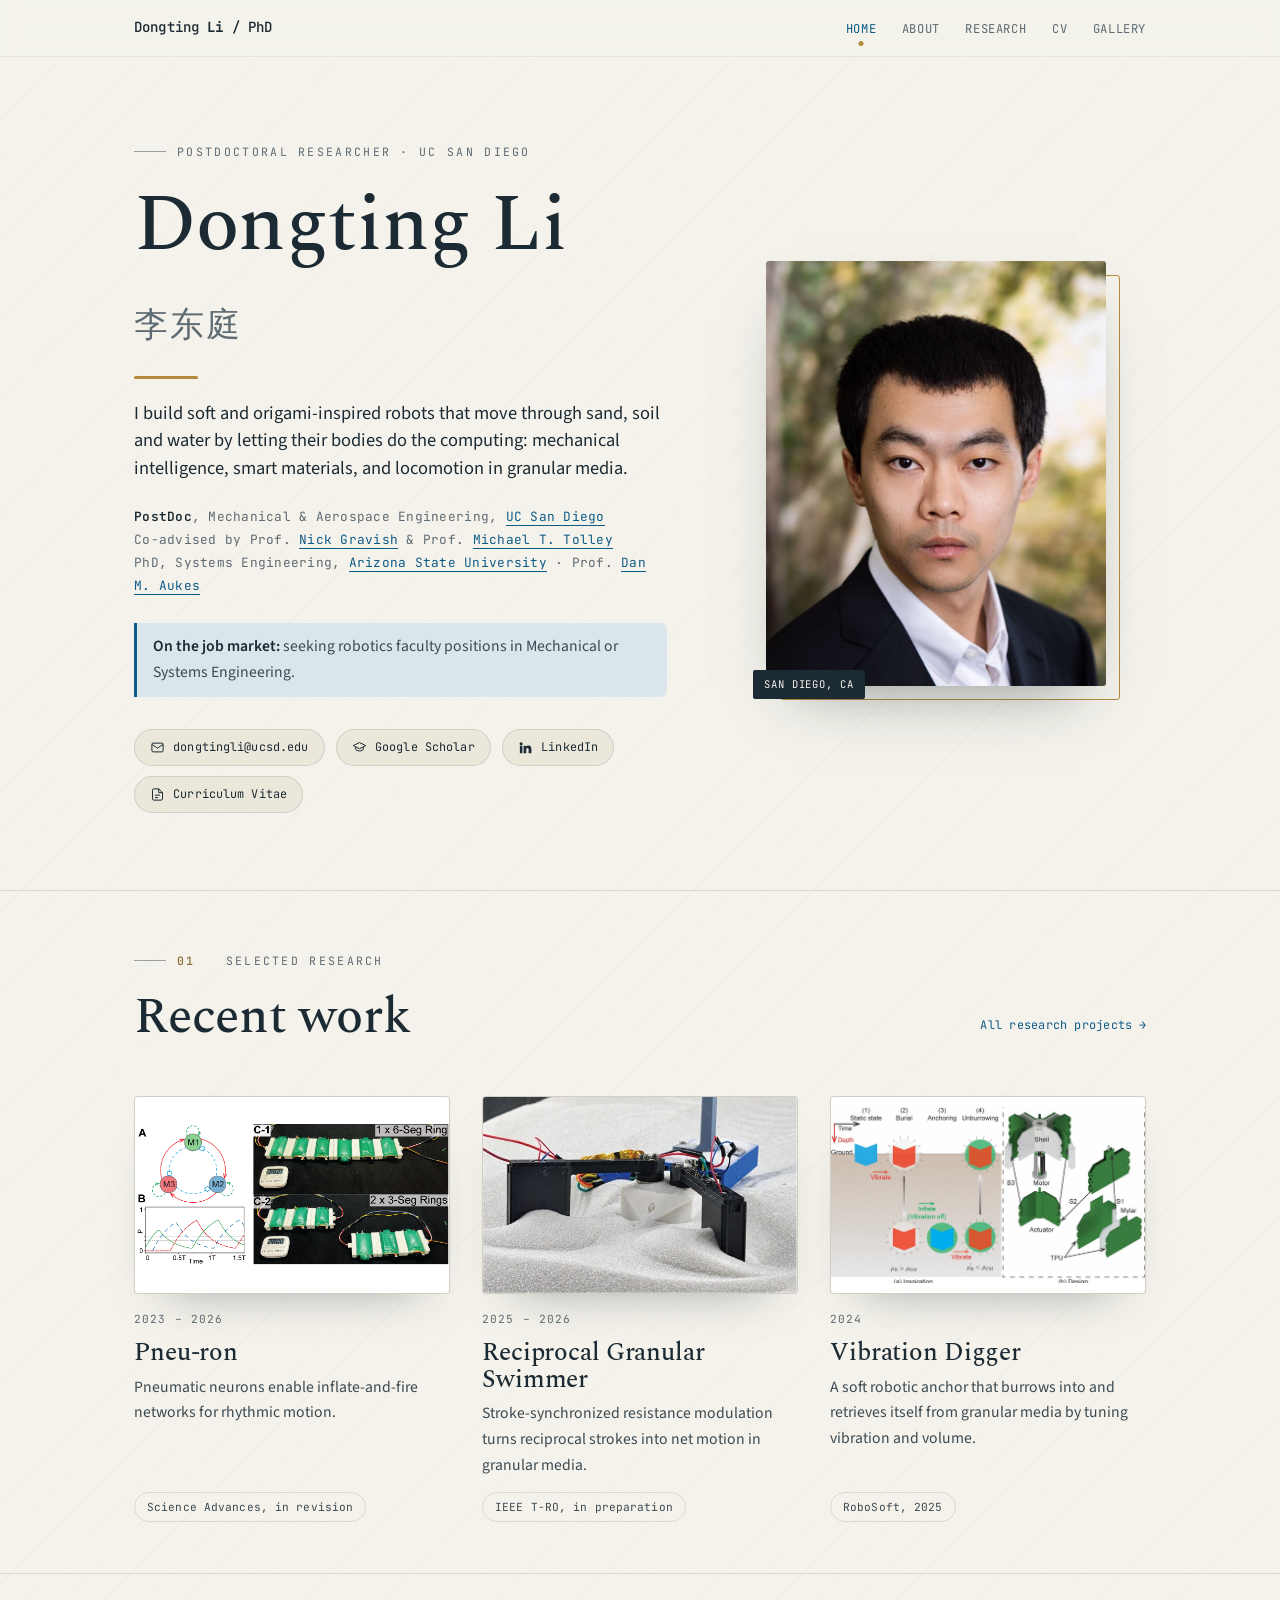
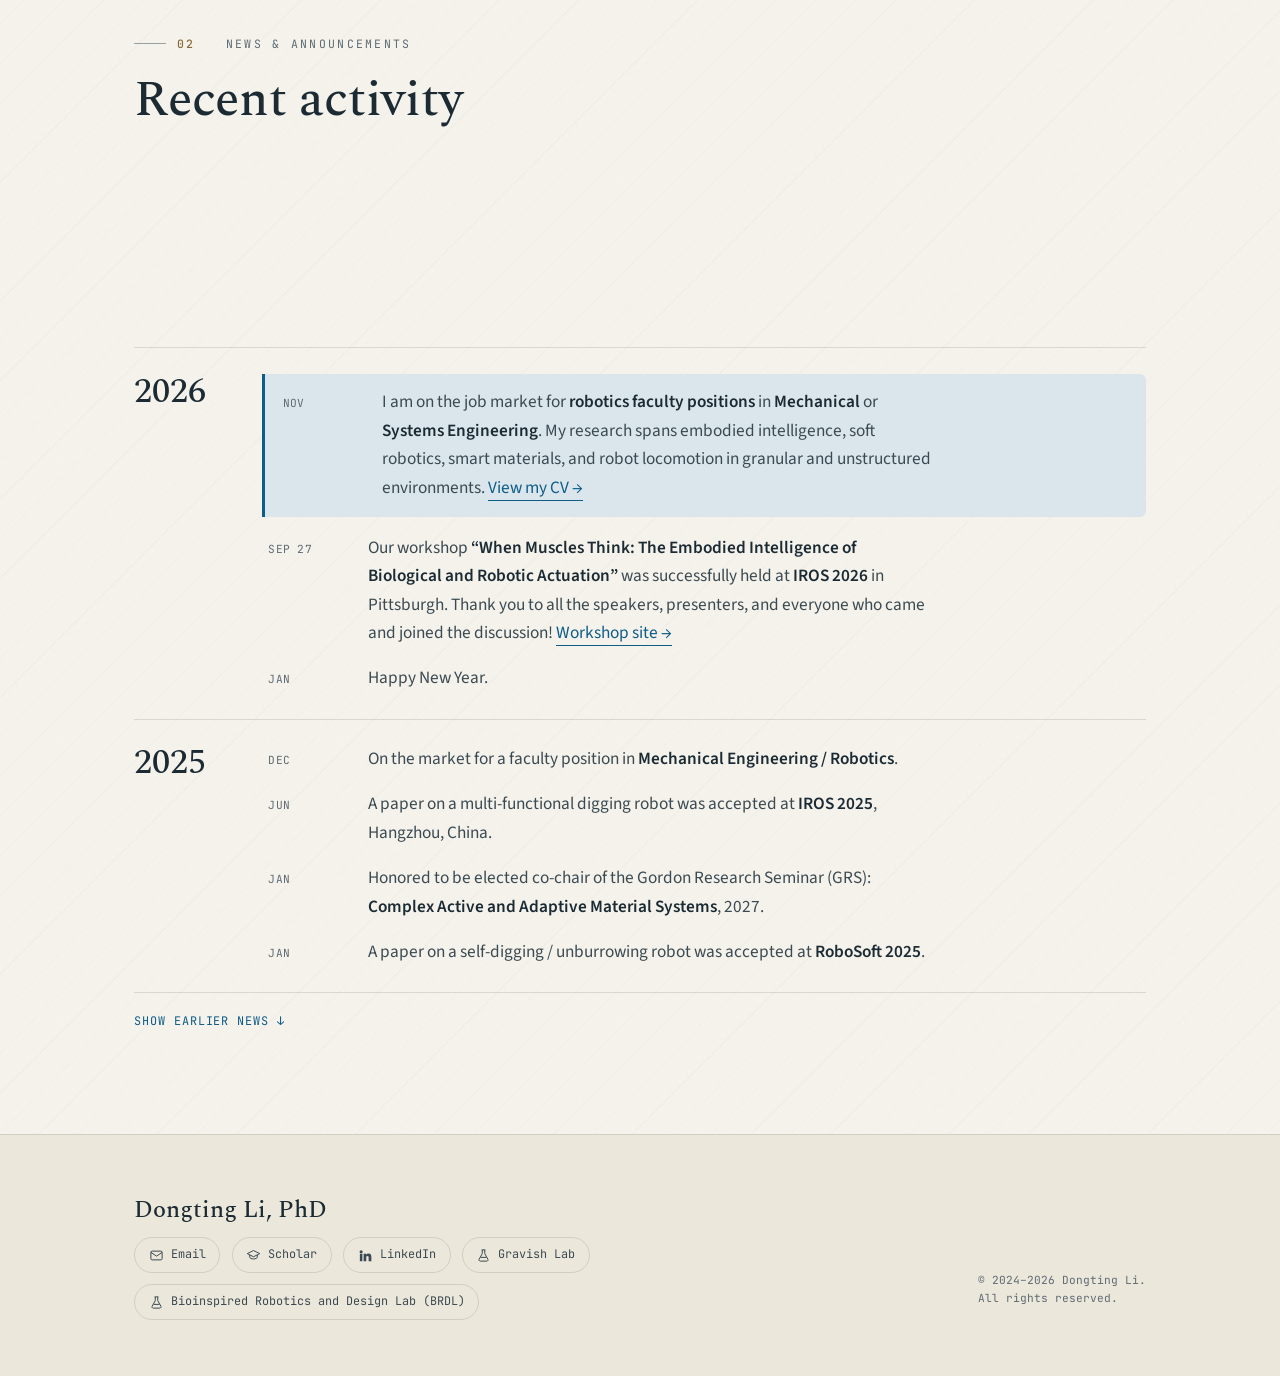
<file: index.html>
<!-- AMTRL -->
<!DOCTYPE html>
<html lang="en">
<head>
  <!-- Google tag (gtag.js) -->
  <script async src="https://www.googletagmanager.com/gtag/js?id=G-KDKG3YZ0SW"></script>
  <script>
    window.dataLayer = window.dataLayer || [];
    function gtag(){dataLayer.push(arguments);}
    gtag('js', new Date());
    gtag('config', 'G-KDKG3YZ0SW');
  </script>
  <meta charset="UTF-8" />
  <meta name="viewport" content="width=device-width, initial-scale=1.0" />
  <title>Dongting Li, PhD — Roboticist</title>
  <meta name="description" content="Dongting Li — Postdoctoral researcher at UC San Diego working on origami-inspired design, soft robotics, and locomotion in granular media." />
  <link rel="preconnect" href="https://fonts.googleapis.com" />
  <link rel="preconnect" href="https://fonts.gstatic.com" crossorigin />
  <link href="https://fonts.googleapis.com/css2?family=Spectral:wght@400;500;600&family=Source+Sans+3:wght@400;500;600&family=JetBrains+Mono:wght@400;500&display=swap" rel="stylesheet" />
  <link rel="stylesheet" href="css/style.css" />
  <link rel="icon" href="data:image/svg+xml,%3Csvg xmlns='http://www.w3.org/2000/svg' viewBox='0 0 512 512'%3E%3Crect width='512' height='512' fill='%231c2b36'/%3E%3Ctext x='256' y='356' font-family='Arial,Helvetica,sans-serif' font-size='300' font-weight='600' fill='%23b08d4f' text-anchor='middle'%3EDL%3C/text%3E%3C/svg%3E" />
</head>
<body>
  <!-- NAV -->
  <header class="nav">
    <div class="nav__inner">
      <a class="brand" href="index.html">Dongting&nbsp;<b>Li</b>&nbsp;/ PhD</a>
      <button class="nav__toggle" aria-expanded="false" aria-controls="menu">Menu</button>
      <nav>
        <ul class="nav__links" id="menu">
          <li><a href="index.html" aria-current="page">Home</a></li>
          <li><a href="about.html">About</a></li>
          <li><a href="research.html">Research</a></li>
          <li><a href="cv.html">CV</a></li>
          <li><a href="gallery.html">Gallery</a></li>
        </ul>
      </nav>
    </div>
  </header>

  <!-- HERO -->
  <section class="hero wrap">
    <div class="hero__grid">
      <div class="reveal">
        <p class="eyebrow">Postdoctoral Researcher · UC San Diego</p>
        <h1 class="h-xl hero__title">Dongting&nbsp;Li <span class="zh">李东庭</span></h1>
        <p class="hero__lede">I build soft and origami-inspired robots that move through sand, soil and water by letting their bodies do the computing: mechanical intelligence, smart materials, and locomotion in granular media.</p>
        <p class="hero__role">
          <b>PostDoc</b>, Mechanical &amp; Aerospace Engineering, <a class="link" href="https://ucsd.edu" target="_blank" rel="noopener">UC San Diego</a><br />
          Co-advised by Prof. <a class="link" href="https://gravishlab.ucsd.edu" target="_blank" rel="noopener">Nick Gravish</a> &amp; Prof. <a class="link" href="https://tolley.eng.ucsd.edu/" target="_blank" rel="noopener">Michael T. Tolley</a><br />
          PhD, Systems Engineering, <a class="link" href="https://asu.edu" target="_blank" rel="noopener">Arizona State University</a> · Prof. <a class="link" href="https://danaukes.com/" target="_blank" rel="noopener">Dan M. Aukes</a>
        </p>
        <p class="hero__market"><strong>On the job market:</strong> seeking robotics faculty positions in Mechanical or Systems Engineering.</p>
        <div class="contacts">
          <a class="chip" href="mailto:dongtingli@ucsd.edu">
            <svg viewBox="0 0 24 24" fill="none" stroke="currentColor" stroke-width="1.6"><rect x="3" y="5" width="18" height="14" rx="2"/><path d="m3 7 9 6 9-6"/></svg>
            dongtingli@ucsd.edu
          </a>
          <a class="chip" href="https://scholar.google.com/citations?user=bqOnpFgAAAAJ&hl=en" target="_blank" rel="noopener">
            <svg viewBox="0 0 24 24" fill="none" stroke="currentColor" stroke-width="1.6"><path d="M12 4 2 9l10 5 10-5-10-5Z"/><path d="M6 11v4c0 1 2.7 2.5 6 2.5s6-1.5 6-2.5v-4"/></svg>
            Google Scholar
          </a>
          <a class="chip" href="https://www.linkedin.com/in/dongtingli/" target="_blank" rel="noopener">
            <svg viewBox="0 0 24 24" fill="currentColor"><path d="M4.98 3.5A2.5 2.5 0 1 0 5 8.5a2.5 2.5 0 0 0 0-5ZM3 9h4v12H3V9Zm6 0h3.8v1.7h.05c.53-1 1.83-2.05 3.77-2.05 4.03 0 4.78 2.65 4.78 6.1V21H17v-5.3c0-1.26-.02-2.9-1.77-2.9-1.77 0-2.04 1.38-2.04 2.8V21H9V9Z"/></svg>
            LinkedIn
          </a>
          <a class="chip" href="cv.html">
            <svg viewBox="0 0 24 24" fill="none" stroke="currentColor" stroke-width="1.6"><path d="M14 3H6a2 2 0 0 0-2 2v14a2 2 0 0 0 2 2h12a2 2 0 0 0 2-2V9z"/><path d="M14 3v6h6M8 13h8M8 17h5"/></svg>
            Curriculum Vitae
          </a>
        </div>
      </div>

      <figure class="portrait reveal">
        <img class="portrait__img" src="assets/portrait.jpg" alt="Portrait of Dongting Li" />
        <figcaption class="portrait__tag">San Diego, CA</figcaption>
      </figure>
    </div>
  </section>

  <hr class="divider" />

  <!-- SELECTED RESEARCH -->
  <section class="section wrap">
    <div class="shead shead--row reveal">
      <div>
        <p class="eyebrow"><span class="num">01</span>&nbsp;&nbsp;Selected research</p>
        <h2 class="h-lg">Recent work</h2>
      </div>
      <a class="project__more" href="research.html">All research projects</a>
    </div>

    <div class="highlights">
      <a class="hcard reveal" href="research.html">
        <div class="hcard__media hcard__media--contain"><img src="assets/research/pneu-ron.png" alt="Pneu-ron pneumatic neuron network diagram and soft actuator prototypes" /></div>
        <span class="project__span">2023 – 2026</span>
        <h3 class="hcard__title">Pneu-ron</h3>
        <p class="hcard__desc">Pneumatic neurons enable inflate-and-fire networks for rhythmic motion.</p>
        <span class="hcard__venue">Science Advances, in revision</span>
      </a>
      <a class="hcard reveal" href="research.html">
        <div class="hcard__media"><img src="assets/research/granular-swimmer.jpg" alt="Reciprocal granular swimmer robot partly buried in sand" /></div>
        <span class="project__span">2025 – 2026</span>
        <h3 class="hcard__title">Reciprocal Granular Swimmer</h3>
        <p class="hcard__desc">Stroke-synchronized resistance modulation turns reciprocal strokes into net motion in granular media.</p>
        <span class="hcard__venue">IEEE T-RO, in preparation</span>
      </a>
      <a class="hcard reveal" href="research.html">
        <div class="hcard__media hcard__media--contain"><img src="assets/research/unburrow.jpg" alt="Diagram of digging and unburrowing via vibration and volume tuning" /></div>
        <span class="project__span">2024</span>
        <h3 class="hcard__title">Vibration Digger</h3>
        <p class="hcard__desc">A soft robotic anchor that burrows into and retrieves itself from granular media by tuning vibration and volume.</p>
        <span class="hcard__venue">RoboSoft, 2025</span>
      </a>
    </div>
  </section>

  <hr class="divider" />

  <!-- NEWS -->
  <section class="section wrap">
    <div class="shead reveal">
      <p class="eyebrow"><span class="num">02</span>&nbsp;&nbsp;News &amp; announcements</p>
      <h2 class="h-lg">Recent activity</h2>
    </div>

    <div class="student-callout reveal">
      <p><strong>Prospective undergraduate and master’s students:</strong> I am looking for students to join my research group. Please sign up through the <a class="link" href="https://forms.gle/YXJi2ehT7xynzgwa8" target="_blank" rel="noopener">Gravish Lab</a> or <a class="link" href="https://forms.gle/Y8smb1FRY1zhTEFC8" target="_blank" rel="noopener">BRDL</a>, or <a class="link" href="mailto:dongtingli@ucsd.edu">send me an email</a>.</p>
    </div>

    <div class="news reveal">
      <div class="news__year">
        <div class="news__yr">2026</div>
        <ul class="news__items">
          <li class="news__hi">
            <span class="news__date">Nov</span>
            <p class="news__body">I am on the job market for <strong>robotics faculty positions</strong> in <strong>Mechanical</strong> or <strong>Systems Engineering</strong>. My research spans embodied intelligence, soft robotics, smart materials, and robot locomotion in granular and unstructured environments. <a class="link" href="cv.html">View my CV →</a></p>
          </li>
          <li>
            <span class="news__date">Sep 27</span>
            <p class="news__body">Our workshop <strong>“When Muscles Think: The Embodied Intelligence of Biological and Robotic Actuation”</strong> was successfully held at <strong>IROS 2026</strong> in Pittsburgh. Thank you to all the speakers, presenters, and everyone who came and joined the discussion! <a class="link" href="https://sites.google.com/ucsd.edu/iros26-ws/home" target="_blank" rel="noopener">Workshop site →</a></p>
          </li>
          <li>
            <span class="news__date">Jan</span>
            <p class="news__body">Happy New Year.</p>
          </li>
        </ul>
      </div>

      <div class="news__year">
        <div class="news__yr">2025</div>
        <ul class="news__items">
          <li>
            <span class="news__date">Dec</span>
            <p class="news__body">On the market for a faculty position in <strong>Mechanical Engineering / Robotics</strong>.</p>
          </li>
          <li>
            <span class="news__date">Jun</span>
            <p class="news__body">A paper on a multi-functional digging robot was accepted at <strong>IROS 2025</strong>, Hangzhou, China.</p>
          </li>
          <li>
            <span class="news__date">Jan</span>
            <p class="news__body">Honored to be elected co-chair of the Gordon Research Seminar (GRS): <strong>Complex Active and Adaptive Material Systems</strong>, 2027.</p>
          </li>
          <li>
            <span class="news__date">Jan</span>
            <p class="news__body">A paper on a self-digging / unburrowing robot was accepted at <strong>RoboSoft 2025</strong>.</p>
          </li>
        </ul>
      </div>

      <details class="news__more">
        <summary>Show earlier news</summary>
        <div class="news__year">
          <div class="news__yr">2024</div>
          <ul class="news__items">
            <li>
              <span class="news__date">Jul 10</span>
              <p class="news__body">Received the UCSD MAE Stanford S. “Sol” Penner Post-Doctoral Research Travel Award — traveling to <strong>ASME SMASIS 2024</strong> in Atlanta.</p>
            </li>
            <li>
              <span class="news__date">Apr 17</span>
              <p class="news__body">Proud to have volunteered at <strong>RoboSoft 2024</strong>. Thank you to everyone who attended!</p>
            </li>
            <li>
              <span class="news__date">Mar 3</span>
              <p class="news__body">Contributed to the 2024 edition of <strong>“A Roadmap for U.S. Robotics.”</strong></p>
            </li>
            <li>
              <span class="news__date">Feb 2</span>
              <p class="news__body">Shared work on origami-inspired devices at the UCSD RoboGrad workshop, “Design and Fabrication of Multi-Layer Laminate Origami-Inspired Robots.”</p>
            </li>
          </ul>
        </div>

        <div class="news__year">
          <div class="news__yr">2023</div>
          <ul class="news__items">
            <li>
              <span class="news__date">Oct 13</span>
              <p class="news__body">The Bioinspired Robotics and Design Lab (BRDL) took part in Walter Munk Day.</p>
            </li>
            <li>
              <span class="news__date">Aug 23</span>
              <p class="news__body">Started my postdoc at <strong>UC San Diego</strong>.</p>
            </li>
            <li>
              <span class="news__date">Mar 21</span>
              <p class="news__body">Defended my <strong>PhD</strong>.</p>
            </li>
          </ul>
        </div>
      </details>
    </div>
  </section>

  <!-- FOOTER -->
  <footer class="footer">
    <div class="footer__inner">
      <div class="reveal">
        <p class="footer__name">Dongting Li, PhD</p>
        <div class="footer__links">
          <a href="mailto:dongtingli@ucsd.edu"><svg viewBox="0 0 24 24" fill="none" stroke="currentColor" stroke-width="1.6"><rect x="3" y="5" width="18" height="14" rx="2"/><path d="m3 7 9 6 9-6"/></svg>Email</a>
          <a href="https://scholar.google.com/citations?user=bqOnpFgAAAAJ&hl=en" target="_blank" rel="noopener"><svg viewBox="0 0 24 24" fill="none" stroke="currentColor" stroke-width="1.6"><path d="M12 4 2 9l10 5 10-5-10-5Z"/><path d="M6 11v4c0 1 2.7 2.5 6 2.5s6-1.5 6-2.5v-4"/></svg>Scholar</a>
          <a href="https://www.linkedin.com/in/dongtingli/" target="_blank" rel="noopener"><svg viewBox="0 0 24 24" fill="currentColor"><path d="M4.98 3.5A2.5 2.5 0 1 0 5 8.5a2.5 2.5 0 0 0 0-5ZM3 9h4v12H3V9Zm6 0h3.8v1.7h.05c.53-1 1.83-2.05 3.77-2.05 4.03 0 4.78 2.65 4.78 6.1V21H17v-5.3c0-1.26-.02-2.9-1.77-2.9-1.77 0-2.04 1.38-2.04 2.8V21H9V9Z"/></svg>LinkedIn</a>
          <a href="http://gravishlab.ucsd.edu/" target="_blank" rel="noopener"><svg viewBox="0 0 24 24" fill="none" stroke="currentColor" stroke-width="1.6"><path d="M9 3h6M10 3v6l-5 9a2 2 0 0 0 1.8 3h10.4A2 2 0 0 0 19 18l-5-9V3"/><path d="M7.5 15h9"/></svg>Gravish Lab</a>
          <a href="https://sites.google.com/eng.ucsd.edu/bioinspired/" target="_blank" rel="noopener"><svg viewBox="0 0 24 24" fill="none" stroke="currentColor" stroke-width="1.6"><path d="M9 3h6M10 3v6l-5 9a2 2 0 0 0 1.8 3h10.4A2 2 0 0 0 19 18l-5-9V3"/><path d="M7.5 15h9"/></svg>Bioinspired Robotics and Design Lab (BRDL)</a>
        </div>
      </div>
      <p class="footer__meta">© 2024–2026 Dongting Li.<br />All rights reserved.</p>
    </div>
  </footer>

  <script src="js/main.js"></script>
</body>
</html>
</file>
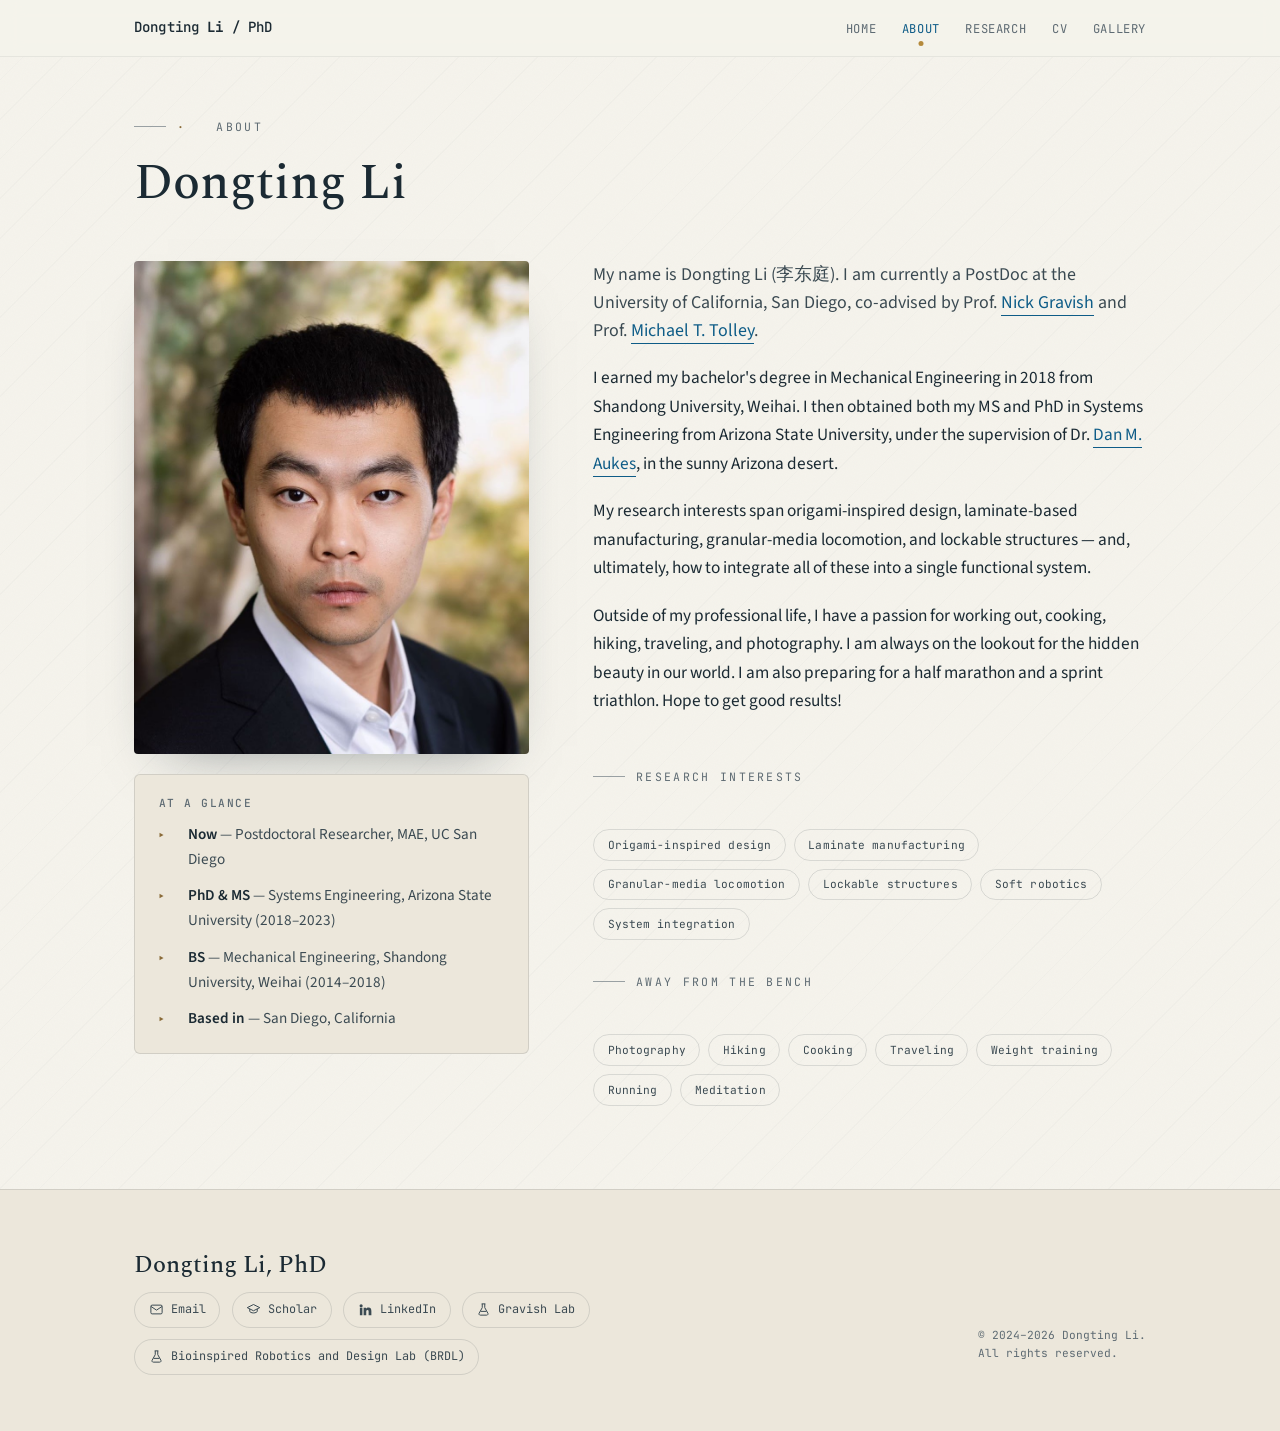
<file: about.html>
<!DOCTYPE html>
<html lang="en">
<head>
  <!-- Google tag (gtag.js) -->
  <script async src="https://www.googletagmanager.com/gtag/js?id=G-KDKG3YZ0SW"></script>
  <script>
    window.dataLayer = window.dataLayer || [];
    function gtag(){dataLayer.push(arguments);}
    gtag('js', new Date());
    gtag('config', 'G-KDKG3YZ0SW');
  </script>
  <meta charset="UTF-8" />
  <meta name="viewport" content="width=device-width, initial-scale=1.0" />
  <title>About — Dongting Li, PhD</title>
  <meta name="description" content="About Dongting Li — postdoctoral researcher in robotics at UC San Diego." />
  <link rel="preconnect" href="https://fonts.googleapis.com" />
  <link rel="preconnect" href="https://fonts.gstatic.com" crossorigin />
  <link href="https://fonts.googleapis.com/css2?family=Spectral:wght@400;500;600&family=Source+Sans+3:wght@400;500;600&family=JetBrains+Mono:wght@400;500&display=swap" rel="stylesheet" />
  <link rel="stylesheet" href="css/style.css" />
  <link rel="icon" href="data:image/svg+xml,%3Csvg xmlns='http://www.w3.org/2000/svg' viewBox='0 0 512 512'%3E%3Crect width='512' height='512' fill='%231c2b36'/%3E%3Ctext x='256' y='356' font-family='Arial,Helvetica,sans-serif' font-size='300' font-weight='600' fill='%23b08d4f' text-anchor='middle'%3EDL%3C/text%3E%3C/svg%3E" />
</head>
<body>
  <header class="nav">
    <div class="nav__inner">
      <a class="brand" href="index.html">Dongting&nbsp;<b>Li</b>&nbsp;/ PhD</a>
      <button class="nav__toggle" aria-expanded="false" aria-controls="menu">Menu</button>
      <nav>
        <ul class="nav__links" id="menu">
          <li><a href="index.html">Home</a></li>
          <li><a href="about.html" aria-current="page">About</a></li>
          <li><a href="research.html">Research</a></li>
          <li><a href="cv.html">CV</a></li>
          <li><a href="gallery.html">Gallery</a></li>
        </ul>
      </nav>
    </div>
  </header>

  <section class="section wrap">
    <div class="shead reveal">
      <p class="eyebrow"><span class="num">·</span>&nbsp;&nbsp;About</p>
      <h1 class="h-lg">Dongting Li</h1>
    </div>

    <div class="about__grid">
      <div class="about__media reveal">
        <img src="assets/portrait.jpg" alt="Dongting Li" />
        <div class="about__card">
          <h4>At a glance</h4>
          <ul class="factlist">
            <li><span>▸</span><span><b>Now</b> — Postdoctoral Researcher, MAE, UC San Diego</span></li>
            <li><span>▸</span><span><b>PhD &amp; MS</b> — Systems Engineering, Arizona State University (2018–2023)</span></li>
            <li><span>▸</span><span><b>BS</b> — Mechanical Engineering, Shandong University, Weihai (2014–2018)</span></li>
            <li><span>▸</span><span><b>Based in</b> — San Diego, California</span></li>
          </ul>
        </div>
      </div>

      <div class="reveal">
        <p class="lede">
          My name is Dongting Li (<span class="fs">李东庭</span>). I am currently a PostDoc at the University of California, San Diego,
          co-advised by Prof. <a class="link" href="https://gravishlab.ucsd.edu" target="_blank" rel="noopener">Nick Gravish</a>
          and Prof. <a class="link" href="https://tolley.eng.ucsd.edu/" target="_blank" rel="noopener">Michael T. Tolley</a>.
        </p>
        <p>
          I earned my bachelor's degree in Mechanical Engineering in 2018 from Shandong University, Weihai.
          I then obtained both my MS and PhD in Systems Engineering from Arizona State University,
          under the supervision of Dr. <a class="link" href="https://danaukes.com/" target="_blank" rel="noopener">Dan M. Aukes</a>,
          in the sunny Arizona desert.
        </p>
        <p>
          My research interests span origami-inspired design, laminate-based manufacturing, granular-media
          locomotion, and lockable structures — and, ultimately, how to integrate all of these into a single
          functional system.
        </p>
        <p>
          Outside of my professional life, I have a passion for working out, cooking, hiking, traveling, and
          photography. I am always on the lookout for the hidden beauty in our world. I am also preparing for a half marathon and a sprint triathlon. Hope to get good results!
        </p>

        <p class="eyebrow" style="margin-top:2rem">Research interests</p>
        <div class="interests">
          <span class="tag">Origami-inspired design</span>
          <span class="tag">Laminate manufacturing</span>
          <span class="tag">Granular-media locomotion</span>
          <span class="tag">Lockable structures</span>
          <span class="tag">Soft robotics</span>
          <span class="tag">System integration</span>
        </div>

        <p class="eyebrow" style="margin-top:2rem">Away from the bench</p>
        <div class="interests">
          <span class="tag">Photography</span>
          <span class="tag">Hiking</span>
          <span class="tag">Cooking</span>
          <span class="tag">Traveling</span>
          <span class="tag">Weight training</span>
          <span class="tag">Running</span>
          <span class="tag">Meditation</span>
        </div>
      </div>
    </div>
  </section>

  <footer class="footer">
    <div class="footer__inner">
      <div class="reveal">
        <p class="footer__name">Dongting Li, PhD</p>
        <div class="footer__links">
          <a href="mailto:dongtingli@ucsd.edu"><svg viewBox="0 0 24 24" fill="none" stroke="currentColor" stroke-width="1.6"><rect x="3" y="5" width="18" height="14" rx="2"/><path d="m3 7 9 6 9-6"/></svg>Email</a>
          <a href="https://scholar.google.com/citations?user=bqOnpFgAAAAJ&hl=en" target="_blank" rel="noopener"><svg viewBox="0 0 24 24" fill="none" stroke="currentColor" stroke-width="1.6"><path d="M12 4 2 9l10 5 10-5-10-5Z"/><path d="M6 11v4c0 1 2.7 2.5 6 2.5s6-1.5 6-2.5v-4"/></svg>Scholar</a>
          <a href="https://www.linkedin.com/in/dongtingli/" target="_blank" rel="noopener"><svg viewBox="0 0 24 24" fill="currentColor"><path d="M4.98 3.5A2.5 2.5 0 1 0 5 8.5a2.5 2.5 0 0 0 0-5ZM3 9h4v12H3V9Zm6 0h3.8v1.7h.05c.53-1 1.83-2.05 3.77-2.05 4.03 0 4.78 2.65 4.78 6.1V21H17v-5.3c0-1.26-.02-2.9-1.77-2.9-1.77 0-2.04 1.38-2.04 2.8V21H9V9Z"/></svg>LinkedIn</a>
          <a href="http://gravishlab.ucsd.edu/" target="_blank" rel="noopener"><svg viewBox="0 0 24 24" fill="none" stroke="currentColor" stroke-width="1.6"><path d="M9 3h6M10 3v6l-5 9a2 2 0 0 0 1.8 3h10.4A2 2 0 0 0 19 18l-5-9V3"/><path d="M7.5 15h9"/></svg>Gravish Lab</a>
          <a href="https://sites.google.com/eng.ucsd.edu/bioinspired/" target="_blank" rel="noopener"><svg viewBox="0 0 24 24" fill="none" stroke="currentColor" stroke-width="1.6"><path d="M9 3h6M10 3v6l-5 9a2 2 0 0 0 1.8 3h10.4A2 2 0 0 0 19 18l-5-9V3"/><path d="M7.5 15h9"/></svg>Bioinspired Robotics and Design Lab (BRDL)</a>
        </div>
      </div>
      <p class="footer__meta">© 2024–2026 Dongting Li.<br />All rights reserved.</p>
    </div>
  </footer>

  <script src="js/main.js"></script>
</body>
</html>
</file>
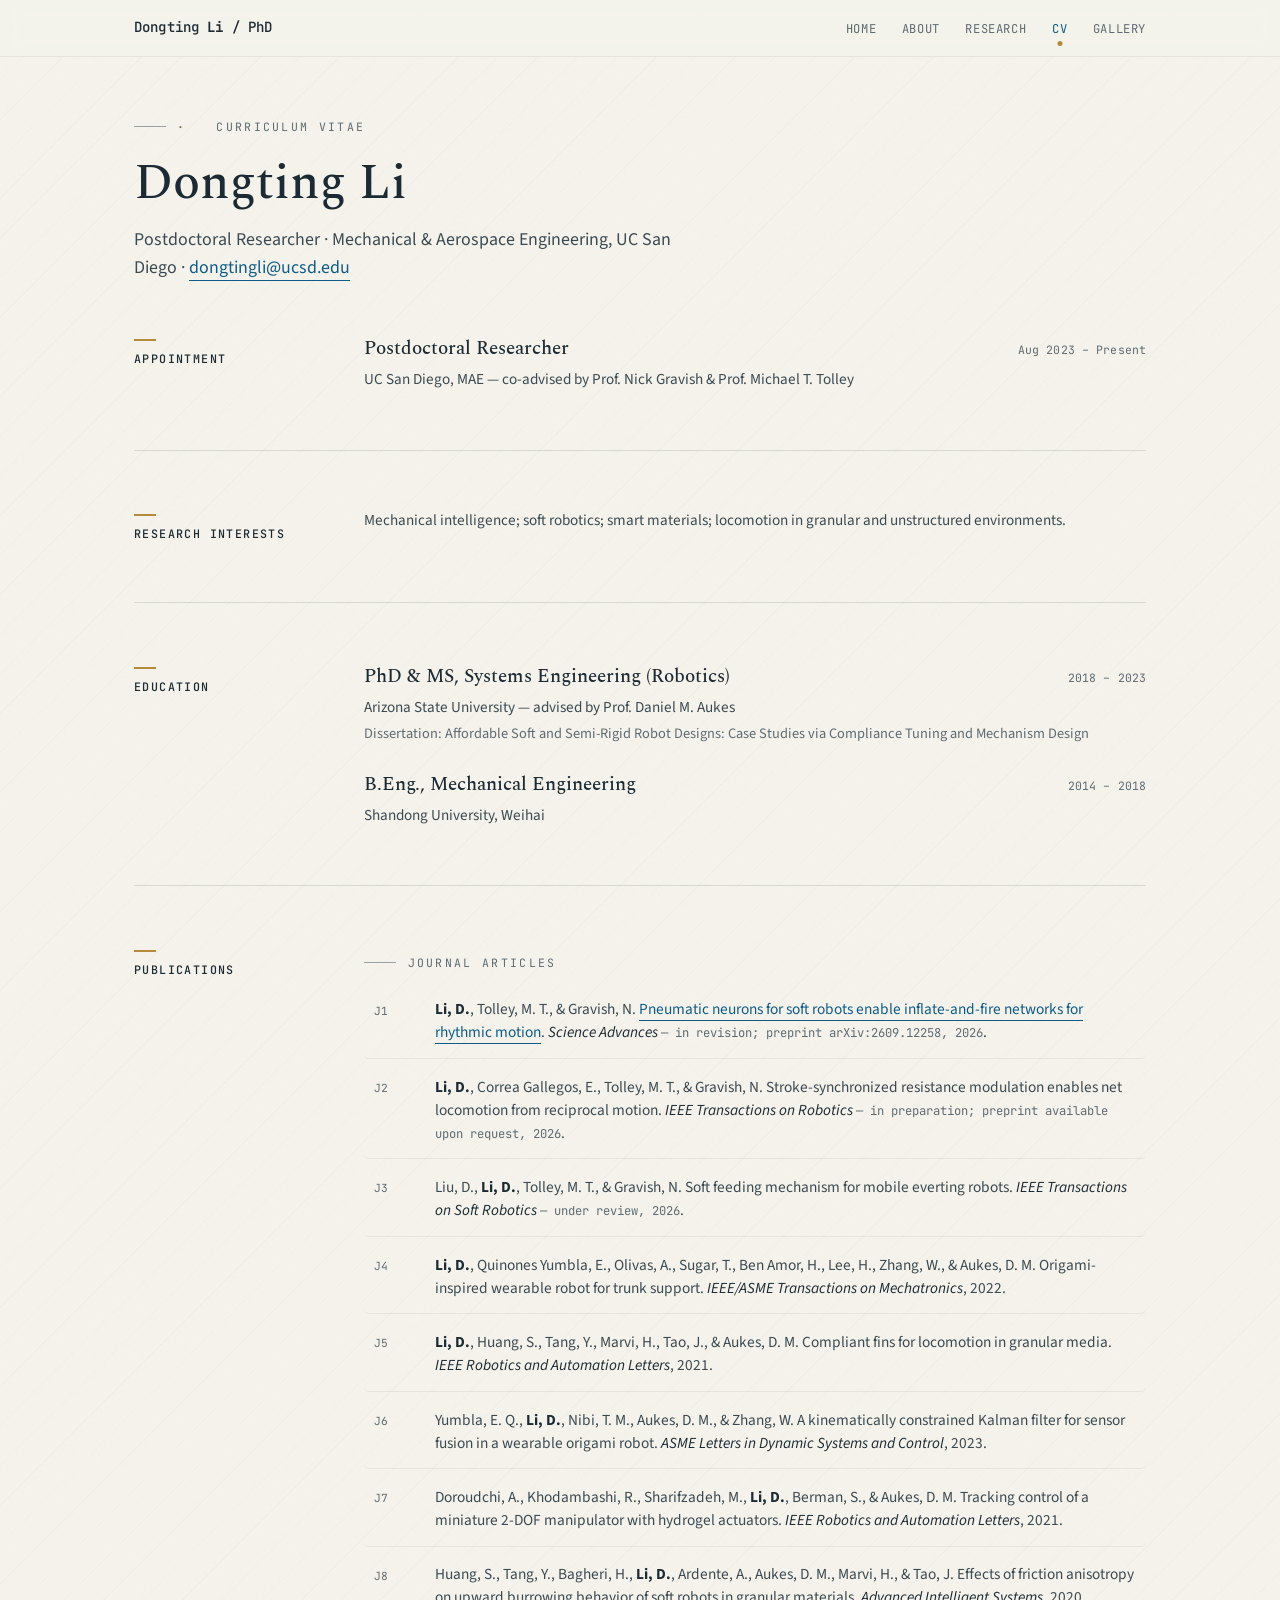
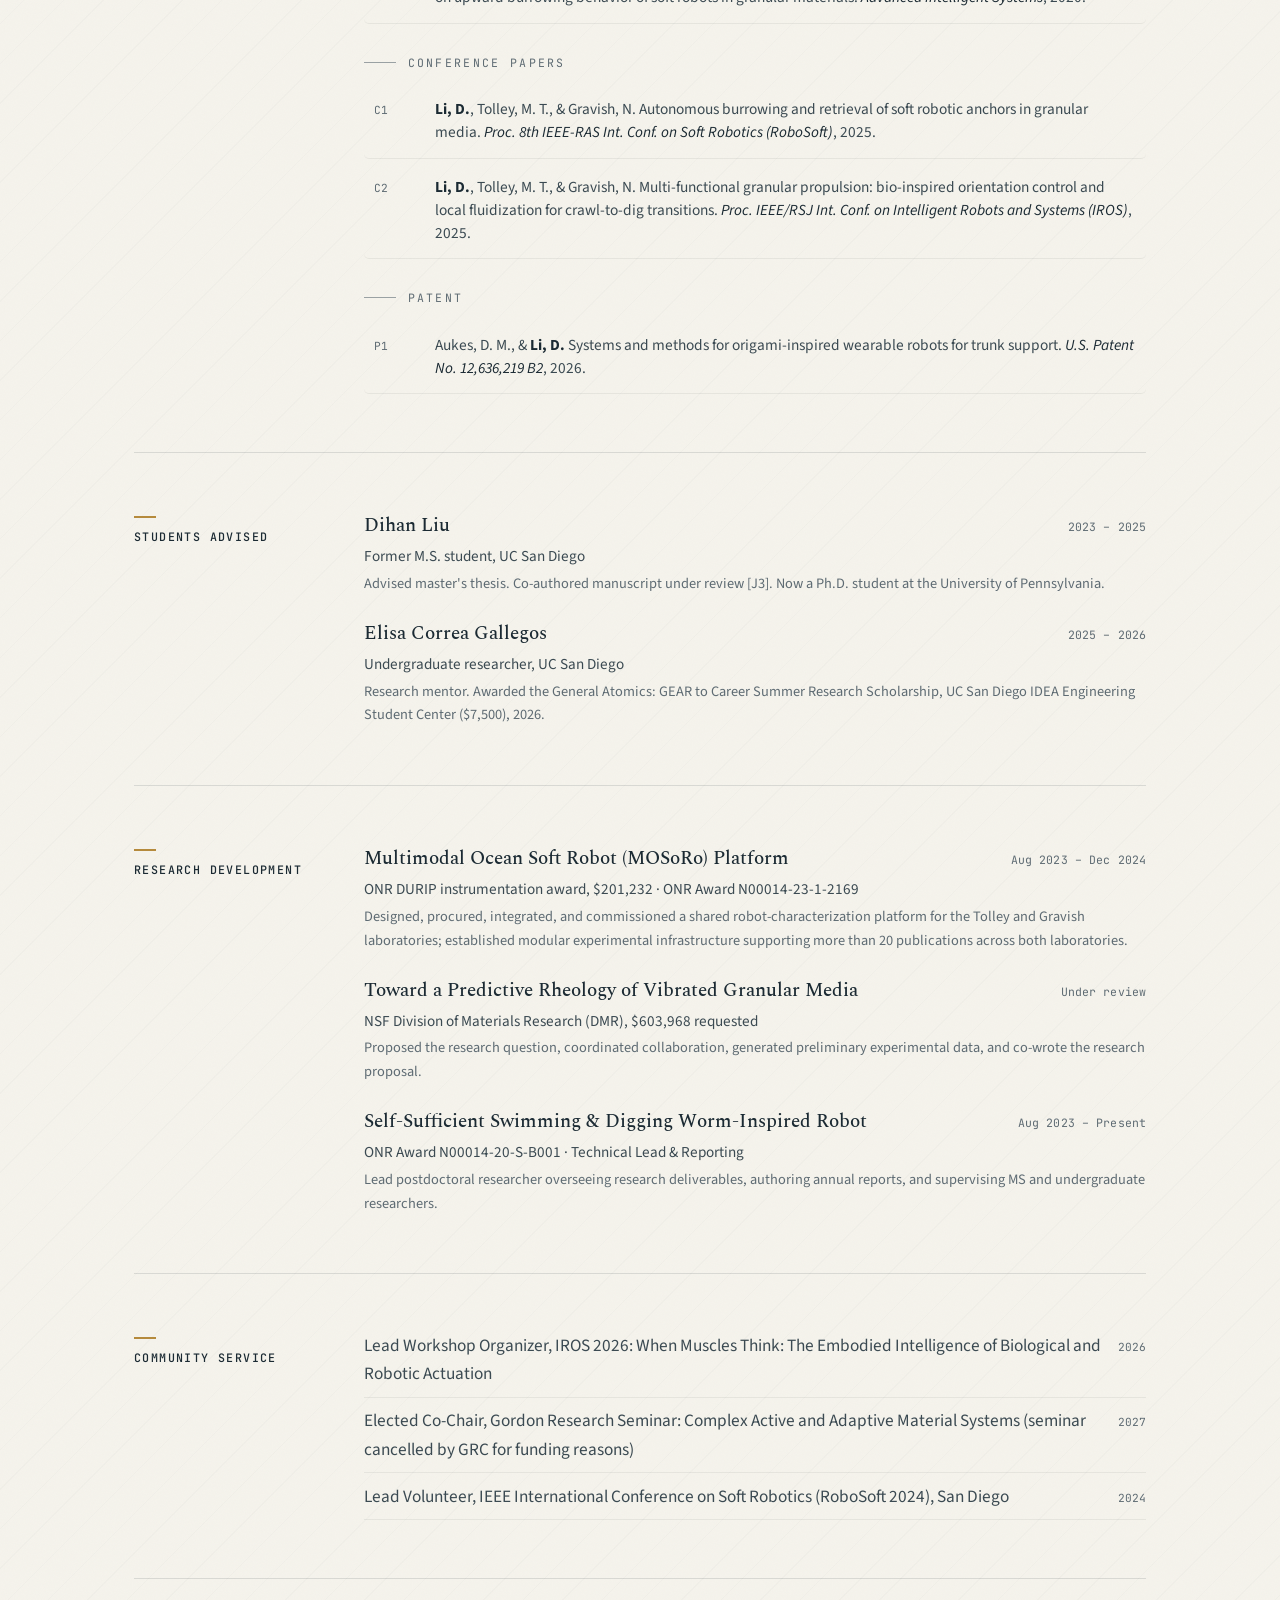
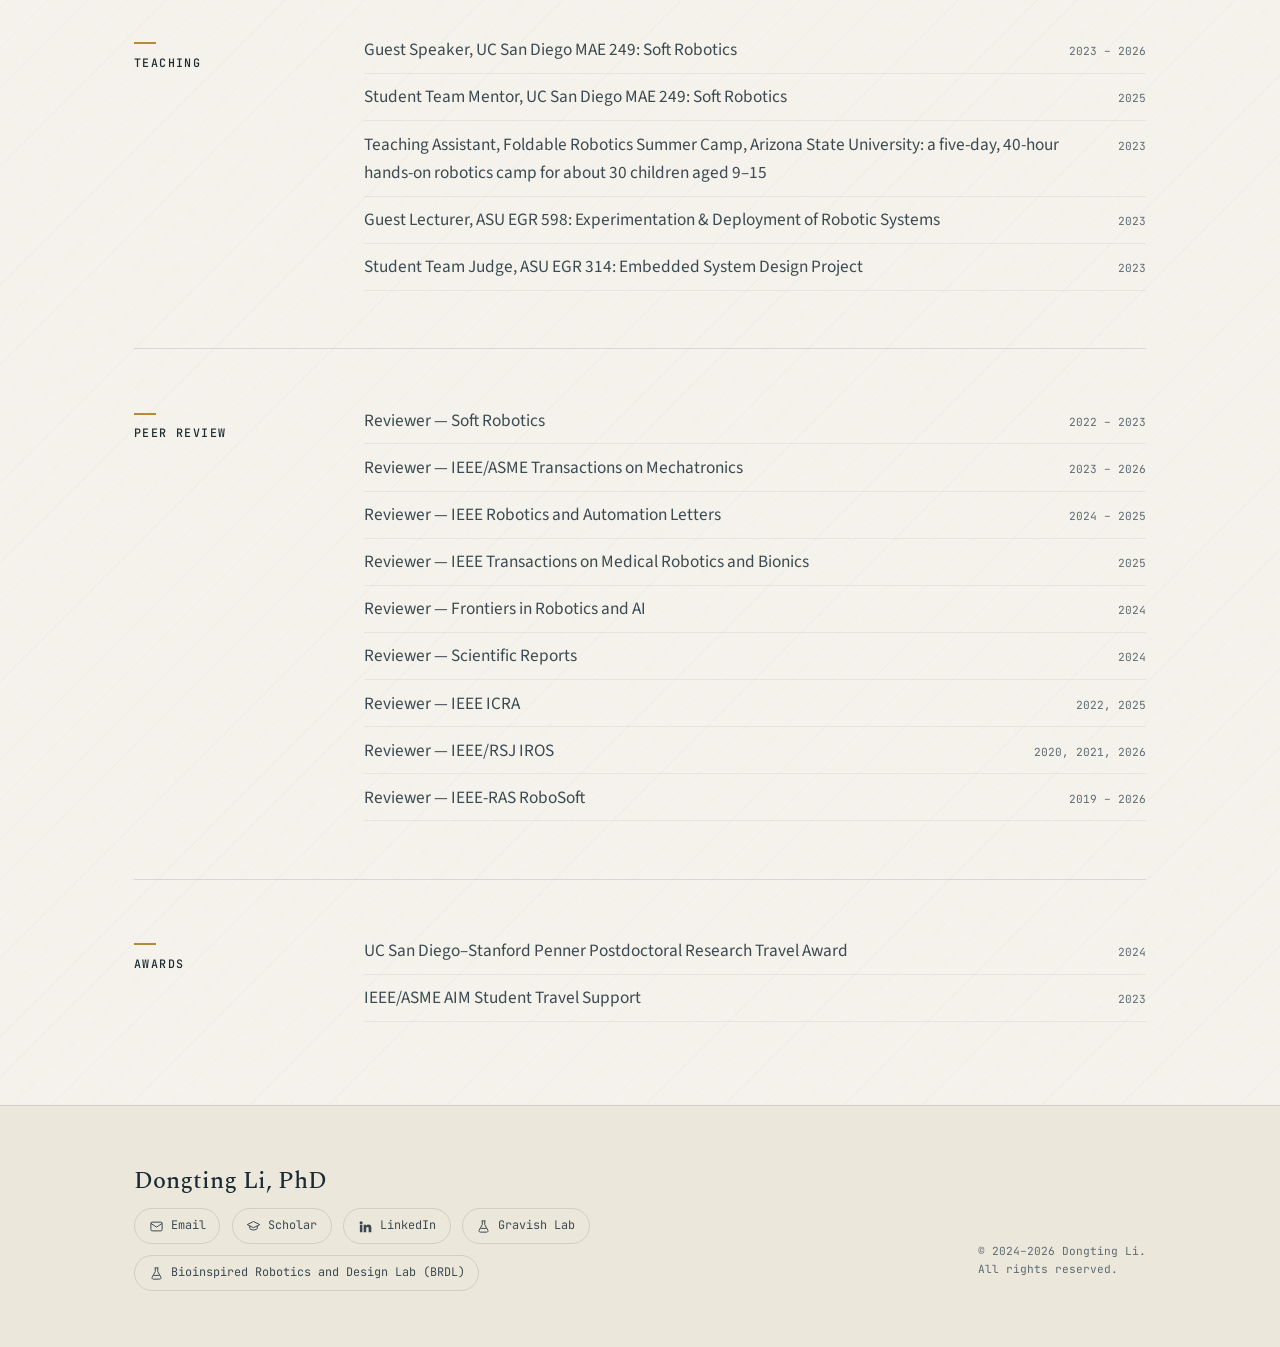
<file: cv.html>
<!DOCTYPE html>
<html lang="en">
<head>
  <!-- Google tag (gtag.js) -->
  <script async src="https://www.googletagmanager.com/gtag/js?id=G-KDKG3YZ0SW"></script>
  <script>
    window.dataLayer = window.dataLayer || [];
    function gtag(){dataLayer.push(arguments);}
    gtag('js', new Date());
    gtag('config', 'G-KDKG3YZ0SW');
  </script>
  <meta charset="UTF-8" />
  <meta name="viewport" content="width=device-width, initial-scale=1.0" />
  <title>CV — Dongting Li, PhD</title>
  <meta name="description" content="Curriculum vitae of Dongting Li — education, publications, funding, teaching, awards, and service." />
  <link rel="preconnect" href="https://fonts.googleapis.com" />
  <link rel="preconnect" href="https://fonts.gstatic.com" crossorigin />
  <link href="https://fonts.googleapis.com/css2?family=Spectral:wght@400;500;600&family=Source+Sans+3:wght@400;500;600&family=JetBrains+Mono:wght@400;500&display=swap" rel="stylesheet" />
  <link rel="stylesheet" href="css/style.css" />
  <link rel="icon" href="data:image/svg+xml,%3Csvg xmlns='http://www.w3.org/2000/svg' viewBox='0 0 512 512'%3E%3Crect width='512' height='512' fill='%231c2b36'/%3E%3Ctext x='256' y='356' font-family='Arial,Helvetica,sans-serif' font-size='300' font-weight='600' fill='%23b08d4f' text-anchor='middle'%3EDL%3C/text%3E%3C/svg%3E" />
</head>
<body>
  <header class="nav">
    <div class="nav__inner">
      <a class="brand" href="index.html">Dongting&nbsp;<b>Li</b>&nbsp;/ PhD</a>
      <button class="nav__toggle" aria-expanded="false" aria-controls="menu">Menu</button>
      <nav>
        <ul class="nav__links" id="menu">
          <li><a href="index.html">Home</a></li>
          <li><a href="about.html">About</a></li>
          <li><a href="research.html">Research</a></li>
          <li><a href="cv.html" aria-current="page">CV</a></li>
          <li><a href="gallery.html">Gallery</a></li>
        </ul>
      </nav>
    </div>
  </header>

  <section class="section wrap">
    <div class="shead reveal">
      <p class="eyebrow"><span class="num">·</span>&nbsp;&nbsp;Curriculum Vitae</p>
      <h1 class="h-lg">Dongting Li</h1>
      <p class="lede" style="margin-top:1rem">
        Postdoctoral Researcher · Mechanical &amp; Aerospace Engineering, UC San Diego ·
        <a class="link" href="mailto:dongtingli@ucsd.edu">dongtingli@ucsd.edu</a>
      </p>
    </div>

    <div class="cv">

      <!-- Appointment -->
      <div class="cv__block reveal">
        <div class="cv__label">Appointment</div>
        <ul class="cv__items">
          <li class="entry">
            <div class="entry__top">
              <span class="entry__role">Postdoctoral Researcher</span>
              <span class="entry__when">Aug 2023 – Present</span>
            </div>
            <div class="entry__meta">UC San Diego, MAE — co-advised by Prof. Nick Gravish &amp; Prof. Michael T. Tolley</div>
          </li>
        </ul>
      </div>
      <hr class="divider" />

      <!-- Research interests -->
      <div class="cv__block reveal">
        <div class="cv__label">Research Interests</div>
        <ul class="cv__items">
          <li class="entry">
            <div class="entry__meta">Mechanical intelligence; soft robotics; smart materials; locomotion in granular and unstructured environments.</div>
          </li>
        </ul>
      </div>
      <hr class="divider" />

      <!-- Education -->
      <div class="cv__block reveal">
        <div class="cv__label">Education</div>
        <ul class="cv__items">
          <li class="entry">
            <div class="entry__top">
              <span class="entry__role">PhD &amp; MS, Systems Engineering (Robotics)</span>
              <span class="entry__when">2018 – 2023</span>
            </div>
            <div class="entry__meta">Arizona State University — advised by Prof. Daniel M. Aukes</div>
            <div class="entry__note">Dissertation: Affordable Soft and Semi-Rigid Robot Designs: Case Studies via Compliance Tuning and Mechanism Design</div>
          </li>
          <li class="entry">
            <div class="entry__top">
              <span class="entry__role">B.Eng., Mechanical Engineering</span>
              <span class="entry__when">2014 – 2018</span>
            </div>
            <div class="entry__meta">Shandong University, Weihai</div>
          </li>
        </ul>
      </div>
      <hr class="divider" />

      <!-- Publications -->
      <div class="cv__block reveal">
        <div class="cv__label">Publications</div>
        <div>
          <p class="eyebrow" style="margin-bottom:0.8rem">Journal articles</p>
          <ol class="pubs">
            <li><span class="tagcol">J1</span><p class="cite"><b>Li, D.</b>, Tolley, M. T., &amp; Gravish, N. <a class="link" href="https://arxiv.org/abs/2609.12258" target="_blank" rel="noopener">Pneumatic neurons for soft robots enable inflate-and-fire networks for rhythmic motion</a>. <span class="venue">Science Advances</span> <span class="status">— in revision; preprint arXiv:2609.12258, 2026</span>.</p></li>
            <li><span class="tagcol">J2</span><p class="cite"><b>Li, D.</b>, Correa Gallegos, E., Tolley, M. T., &amp; Gravish, N. Stroke-synchronized resistance modulation enables net locomotion from reciprocal motion. <span class="venue">IEEE Transactions on Robotics</span> <span class="status">— in preparation; preprint available upon request, 2026</span>.</p></li>
            <li><span class="tagcol">J3</span><p class="cite">Liu, D., <b>Li, D.</b>, Tolley, M. T., &amp; Gravish, N. Soft feeding mechanism for mobile everting robots. <span class="venue">IEEE Transactions on Soft Robotics</span> <span class="status">— under review, 2026</span>.</p></li>
            <li><span class="tagcol">J4</span><p class="cite"><b>Li, D.</b>, Quinones Yumbla, E., Olivas, A., Sugar, T., Ben Amor, H., Lee, H., Zhang, W., &amp; Aukes, D. M. Origami-inspired wearable robot for trunk support. <span class="venue">IEEE/ASME Transactions on Mechatronics</span>, 2022.</p></li>
            <li><span class="tagcol">J5</span><p class="cite"><b>Li, D.</b>, Huang, S., Tang, Y., Marvi, H., Tao, J., &amp; Aukes, D. M. Compliant fins for locomotion in granular media. <span class="venue">IEEE Robotics and Automation Letters</span>, 2021.</p></li>
            <li><span class="tagcol">J6</span><p class="cite">Yumbla, E. Q., <b>Li, D.</b>, Nibi, T. M., Aukes, D. M., &amp; Zhang, W. A kinematically constrained Kalman filter for sensor fusion in a wearable origami robot. <span class="venue">ASME Letters in Dynamic Systems and Control</span>, 2023.</p></li>
            <li><span class="tagcol">J7</span><p class="cite">Doroudchi, A., Khodambashi, R., Sharifzadeh, M., <b>Li, D.</b>, Berman, S., &amp; Aukes, D. M. Tracking control of a miniature 2-DOF manipulator with hydrogel actuators. <span class="venue">IEEE Robotics and Automation Letters</span>, 2021.</p></li>
            <li><span class="tagcol">J8</span><p class="cite">Huang, S., Tang, Y., Bagheri, H., <b>Li, D.</b>, Ardente, A., Aukes, D. M., Marvi, H., &amp; Tao, J. Effects of friction anisotropy on upward burrowing behavior of soft robots in granular materials. <span class="venue">Advanced Intelligent Systems</span>, 2020.</p></li>
          </ol>

          <p class="eyebrow" style="margin:1.8rem 0 0.8rem">Conference papers</p>
          <ol class="pubs">
            <li><span class="tagcol">C1</span><p class="cite"><b>Li, D.</b>, Tolley, M. T., &amp; Gravish, N. Autonomous burrowing and retrieval of soft robotic anchors in granular media. <span class="venue">Proc. 8th IEEE-RAS Int. Conf. on Soft Robotics (RoboSoft)</span>, 2025.</p></li>
            <li><span class="tagcol">C2</span><p class="cite"><b>Li, D.</b>, Tolley, M. T., &amp; Gravish, N. Multi-functional granular propulsion: bio-inspired orientation control and local fluidization for crawl-to-dig transitions. <span class="venue">Proc. IEEE/RSJ Int. Conf. on Intelligent Robots and Systems (IROS)</span>, 2025.</p></li>
          </ol>

          <p class="eyebrow" style="margin:1.8rem 0 0.8rem">Patent</p>
          <ol class="pubs">
            <li><span class="tagcol">P1</span><p class="cite">Aukes, D. M., &amp; <b>Li, D.</b> Systems and methods for origami-inspired wearable robots for trunk support. <span class="venue">U.S. Patent No. 12,636,219 B2</span>, 2026.</p></li>
          </ol>
        </div>
      </div>
      <hr class="divider" />

      <!-- Students advised -->
      <div class="cv__block reveal">
        <div class="cv__label">Students Advised</div>
        <ul class="cv__items">
          <li class="entry">
            <div class="entry__top">
              <span class="entry__role">Dihan Liu</span>
              <span class="entry__when">2023 – 2025</span>
            </div>
            <div class="entry__meta">Former M.S. student, UC San Diego</div>
            <div class="entry__note">Advised master's thesis. Co-authored manuscript under review [J3]. Now a Ph.D. student at the University of Pennsylvania.</div>
          </li>
          <li class="entry">
            <div class="entry__top">
              <span class="entry__role">Elisa Correa Gallegos</span>
              <span class="entry__when">2025 – 2026</span>
            </div>
            <div class="entry__meta">Undergraduate researcher, UC San Diego</div>
            <div class="entry__note">Research mentor. Awarded the General Atomics: GEAR to Career Summer Research Scholarship, UC San Diego IDEA Engineering Student Center ($7,500), 2026.</div>
          </li>
        </ul>
      </div>
      <hr class="divider" />

      <!-- Research development -->
      <div class="cv__block reveal">
        <div class="cv__label">Research Development</div>
        <ul class="cv__items">
          <li class="entry">
            <div class="entry__top">
              <span class="entry__role">Multimodal Ocean Soft Robot (MOSoRo) Platform</span>
              <span class="entry__when">Aug 2023 – Dec 2024</span>
            </div>
            <div class="entry__meta">ONR DURIP instrumentation award, $201,232 · ONR Award N00014-23-1-2169</div>
            <div class="entry__note">Designed, procured, integrated, and commissioned a shared robot-characterization platform for the Tolley and Gravish laboratories; established modular experimental infrastructure supporting more than 20 publications across both laboratories.</div>
          </li>
          <li class="entry">
            <div class="entry__top">
              <span class="entry__role">Toward a Predictive Rheology of Vibrated Granular Media</span>
              <span class="entry__when">Under review</span>
            </div>
            <div class="entry__meta">NSF Division of Materials Research (DMR), $603,968 requested</div>
            <div class="entry__note">Proposed the research question, coordinated collaboration, generated preliminary experimental data, and co-wrote the research proposal.</div>
          </li>
          <li class="entry">
            <div class="entry__top">
              <span class="entry__role">Self-Sufficient Swimming &amp; Digging Worm-Inspired Robot</span>
              <span class="entry__when">Aug 2023 – Present</span>
            </div>
            <div class="entry__meta">ONR Award N00014-20-S-B001 · Technical Lead &amp; Reporting</div>
            <div class="entry__note">Lead postdoctoral researcher overseeing research deliverables, authoring annual reports, and supervising MS and undergraduate researchers.</div>
          </li>
        </ul>
      </div>
      <hr class="divider" />

      <!-- Service -->
      <div class="cv__block reveal">
        <div class="cv__label">Community Service</div>
        <ul class="simple">
          <li>Lead Workshop Organizer, IROS 2026: When Muscles Think: The Embodied Intelligence of Biological and Robotic Actuation <span>2026</span></li>
          <li>Elected Co-Chair, Gordon Research Seminar: Complex Active and Adaptive Material Systems (seminar cancelled by GRC for funding reasons) <span>2027</span></li>
          <li>Lead Volunteer, IEEE International Conference on Soft Robotics (RoboSoft 2024), San Diego <span>2024</span></li>
        </ul>
      </div>
      <hr class="divider" />

      <!-- Teaching -->
      <div class="cv__block reveal">
        <div class="cv__label">Teaching</div>
        <ul class="simple">
          <li>Guest Speaker, UC San Diego MAE 249: Soft Robotics <span>2023 – 2026</span></li>
          <li>Student Team Mentor, UC San Diego MAE 249: Soft Robotics <span>2025</span></li>
          <li>Teaching Assistant, Foldable Robotics Summer Camp, Arizona State University: a five-day, 40-hour hands-on robotics camp for about 30 children aged 9–15 <span>2023</span></li>
          <li>Guest Lecturer, ASU EGR 598: Experimentation &amp; Deployment of Robotic Systems <span>2023</span></li>
          <li>Student Team Judge, ASU EGR 314: Embedded System Design Project <span>2023</span></li>
        </ul>
      </div>
      <hr class="divider" />

      <!-- Reviewer -->
      <div class="cv__block reveal">
        <div class="cv__label">Peer Review</div>
        <ul class="simple">
          <li>Reviewer — Soft Robotics <span>2022 – 2023</span></li>
          <li>Reviewer — IEEE/ASME Transactions on Mechatronics <span>2023 – 2026</span></li>
          <li>Reviewer — IEEE Robotics and Automation Letters <span>2024 – 2025</span></li>
          <li>Reviewer — IEEE Transactions on Medical Robotics and Bionics <span>2025</span></li>
          <li>Reviewer — Frontiers in Robotics and AI <span>2024</span></li>
          <li>Reviewer — Scientific Reports <span>2024</span></li>
          <li>Reviewer — IEEE ICRA <span>2022, 2025</span></li>
          <li>Reviewer — IEEE/RSJ IROS <span>2020, 2021, 2026</span></li>
          <li>Reviewer — IEEE-RAS RoboSoft <span>2019 – 2026</span></li>
        </ul>
      </div>
      <hr class="divider" />

      <!-- Awards -->
      <div class="cv__block reveal">
        <div class="cv__label">Awards</div>
        <ul class="simple">
          <li>UC San Diego–Stanford Penner Postdoctoral Research Travel Award <span>2024</span></li>
          <li>IEEE/ASME AIM Student Travel Support <span>2023</span></li>
        </ul>
      </div>
    </div>
  </section>

  <footer class="footer">
    <div class="footer__inner">
      <div class="reveal">
        <p class="footer__name">Dongting Li, PhD</p>
        <div class="footer__links">
          <a href="mailto:dongtingli@ucsd.edu"><svg viewBox="0 0 24 24" fill="none" stroke="currentColor" stroke-width="1.6"><rect x="3" y="5" width="18" height="14" rx="2"/><path d="m3 7 9 6 9-6"/></svg>Email</a>
          <a href="https://scholar.google.com/citations?user=bqOnpFgAAAAJ&hl=en" target="_blank" rel="noopener"><svg viewBox="0 0 24 24" fill="none" stroke="currentColor" stroke-width="1.6"><path d="M12 4 2 9l10 5 10-5-10-5Z"/><path d="M6 11v4c0 1 2.7 2.5 6 2.5s6-1.5 6-2.5v-4"/></svg>Scholar</a>
          <a href="https://www.linkedin.com/in/dongtingli/" target="_blank" rel="noopener"><svg viewBox="0 0 24 24" fill="currentColor"><path d="M4.98 3.5A2.5 2.5 0 1 0 5 8.5a2.5 2.5 0 0 0 0-5ZM3 9h4v12H3V9Zm6 0h3.8v1.7h.05c.53-1 1.83-2.05 3.77-2.05 4.03 0 4.78 2.65 4.78 6.1V21H17v-5.3c0-1.26-.02-2.9-1.77-2.9-1.77 0-2.04 1.38-2.04 2.8V21H9V9Z"/></svg>LinkedIn</a>
          <a href="http://gravishlab.ucsd.edu/" target="_blank" rel="noopener"><svg viewBox="0 0 24 24" fill="none" stroke="currentColor" stroke-width="1.6"><path d="M9 3h6M10 3v6l-5 9a2 2 0 0 0 1.8 3h10.4A2 2 0 0 0 19 18l-5-9V3"/><path d="M7.5 15h9"/></svg>Gravish Lab</a>
          <a href="https://sites.google.com/eng.ucsd.edu/bioinspired/" target="_blank" rel="noopener"><svg viewBox="0 0 24 24" fill="none" stroke="currentColor" stroke-width="1.6"><path d="M9 3h6M10 3v6l-5 9a2 2 0 0 0 1.8 3h10.4A2 2 0 0 0 19 18l-5-9V3"/><path d="M7.5 15h9"/></svg>Bioinspired Robotics and Design Lab (BRDL)</a>
        </div>
      </div>
      <p class="footer__meta">© 2024–2026 Dongting Li.<br />All rights reserved.</p>
    </div>
  </footer>

  <script src="js/main.js"></script>
</body>
</html>
</file>
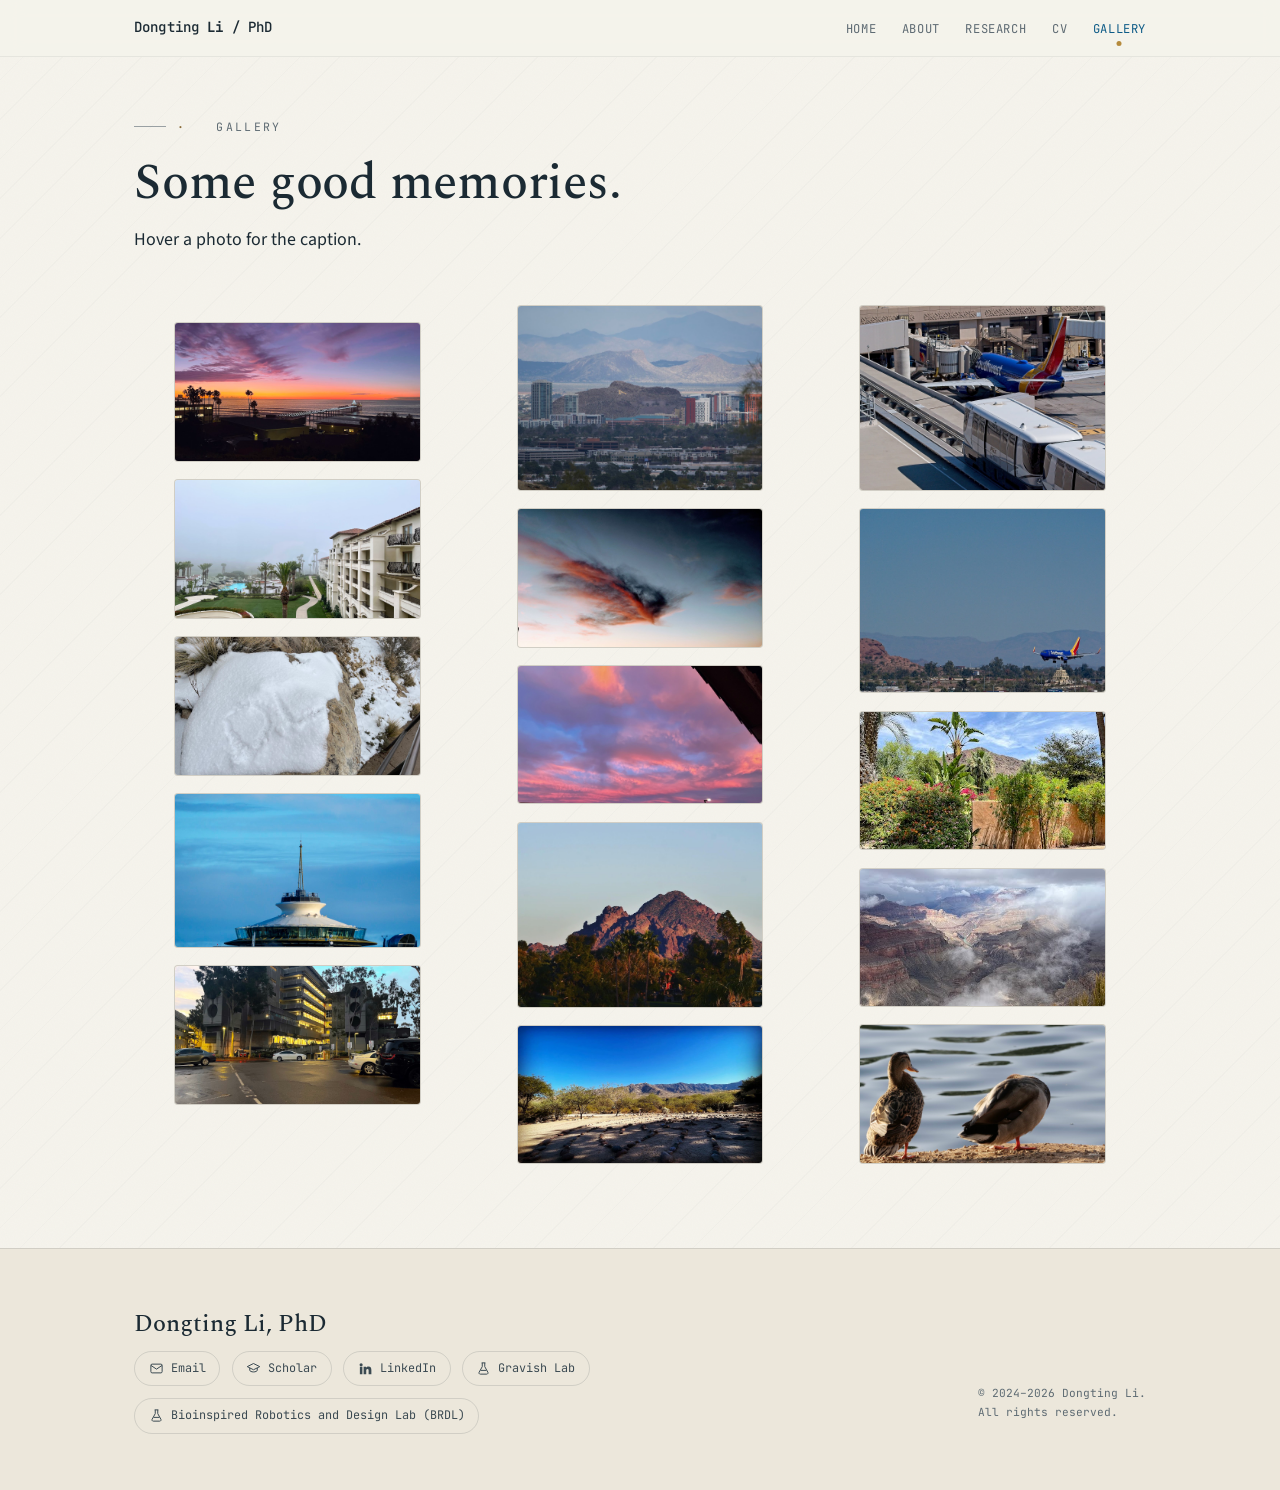
<file: gallery.html>
<!DOCTYPE html>
<html lang="en">
<head>
  <!-- Google tag (gtag.js) -->
  <script async src="https://www.googletagmanager.com/gtag/js?id=G-KDKG3YZ0SW"></script>
  <script>
    window.dataLayer = window.dataLayer || [];
    function gtag(){dataLayer.push(arguments);}
    gtag('js', new Date());
    gtag('config', 'G-KDKG3YZ0SW');
  </script>
  <meta charset="UTF-8" />
  <meta name="viewport" content="width=device-width, initial-scale=1.0" />
  <title>Gallery — Dongting Li, PhD</title>
  <meta name="description" content="Photography by Dongting Li — good memories from San Diego, Arizona, and beyond." />
  <link rel="preconnect" href="https://fonts.googleapis.com" />
  <link rel="preconnect" href="https://fonts.gstatic.com" crossorigin />
  <link href="https://fonts.googleapis.com/css2?family=Spectral:wght@400;500;600&family=Source+Sans+3:wght@400;500;600&family=JetBrains+Mono:wght@400;500&display=swap" rel="stylesheet" />
  <link rel="stylesheet" href="css/style.css" />
  <link rel="icon" href="data:image/svg+xml,%3Csvg xmlns='http://www.w3.org/2000/svg' viewBox='0 0 512 512'%3E%3Crect width='512' height='512' fill='%231c2b36'/%3E%3Ctext x='256' y='356' font-family='Arial,Helvetica,sans-serif' font-size='300' font-weight='600' fill='%23b08d4f' text-anchor='middle'%3EDL%3C/text%3E%3C/svg%3E" />
</head>
<body>
  <header class="nav">
    <div class="nav__inner">
      <a class="brand" href="index.html">Dongting&nbsp;<b>Li</b>&nbsp;/ PhD</a>
      <button class="nav__toggle" aria-expanded="false" aria-controls="menu">Menu</button>
      <nav>
        <ul class="nav__links" id="menu">
          <li><a href="index.html">Home</a></li>
          <li><a href="about.html">About</a></li>
          <li><a href="research.html">Research</a></li>
          <li><a href="cv.html">CV</a></li>
          <li><a href="gallery.html" aria-current="page">Gallery</a></li>
        </ul>
      </nav>
    </div>
  </header>

  <section class="section wrap">
    <div class="shead reveal">
      <p class="eyebrow"><span class="num">·</span>&nbsp;&nbsp;Gallery</p>
      <h1 class="h-lg">Some good memories.</h1>
      <p class="lede" style="margin-top:1rem; color:var(--muted)">Hover a photo for the caption.</p>
    </div>

    <div class="gallery reveal">
      <figure class="gitem" tabindex="0"><img loading="lazy" src="assets/gallery/g02.jpg" alt="Scripps Pier at sunset" /><figcaption>@ San Diego, CA — UCSD Scripps Pier.</figcaption></figure>
      <figure class="gitem" tabindex="0"><img loading="lazy" src="assets/gallery/g03.jpg" alt="Foggy resort morning in Dana Point" /><figcaption>@ Dana Point, CA. A foggy morning, on my first visit to San Diego.</figcaption></figure>
      <figure class="gitem" tabindex="0"><img loading="lazy" src="assets/gallery/g13.jpg" alt="Snow-covered rocks with a heart, Grand Canyon" /><figcaption>@ Grand Canyon NP. Mar 2022.</figcaption></figure>
      <figure class="gitem" tabindex="0"><img loading="lazy" src="assets/gallery/g04.jpg" alt="Space Needle in Seattle" /><figcaption>@ Seattle, WA.</figcaption></figure>
      <figure class="gitem" tabindex="0"><img loading="lazy" src="assets/gallery/g01.jpg" alt="UCSD Jacobs Hall at dusk" /><figcaption>@ UCSD Jacobs Hall. Is this a morning or a night?</figcaption></figure>
      <figure class="gitem" tabindex="0"><img loading="lazy" src="assets/gallery/g09.jpg" alt="View toward Tempe from South Mountain, Phoenix" /><figcaption>@ Phoenix, South Mountain.</figcaption></figure>
      <figure class="gitem" tabindex="0"><img loading="lazy" src="assets/gallery/g05.jpg" alt="Cloud shaped like a phoenix over Gilbert, Arizona" /><figcaption>@ Gilbert, AZ. I found a cloud that looks like a phoenix.</figcaption></figure>
      <figure class="gitem" tabindex="0"><img loading="lazy" src="assets/gallery/g06.jpg" alt="Purple and pink sunset sky in Gilbert, Arizona" /><figcaption>@ Gilbert, AZ. One thing I really love about Arizona is the sunset — I miss those purple skies.</figcaption></figure>
      <figure class="gitem" tabindex="0"><img loading="lazy" src="assets/gallery/g10.jpg" alt="Camelback Mountain, Phoenix" /><figcaption>@ Phoenix, AZ. Camelback Mountain.</figcaption></figure>
      <figure class="gitem" tabindex="0"><img loading="lazy" src="assets/gallery/g07.jpg" alt="Desert stone labyrinth near Tucson" /><figcaption>@ Tucson, AZ. Looking for some quiet.</figcaption></figure>
      <figure class="gitem" tabindex="0"><img loading="lazy" src="assets/gallery/g08.jpg" alt="Southwest plane and PHX Sky Train at Phoenix Sky Harbor" /><figcaption>@ Phoenix Sky Harbor Airport.</figcaption></figure>
      <figure class="gitem" tabindex="0"><img loading="lazy" src="assets/gallery/g11.jpg" alt="Southwest 737 landing above Tovrea Castle" /><figcaption>@ Phoenix Sky Harbor. A Southwest 737 above Tovrea Castle at Carraro Heights — a “Jewel in the Sonoran Desert.”</figcaption></figure>
      <figure class="gitem" tabindex="0"><img loading="lazy" src="assets/gallery/g12.jpg" alt="Desert garden below a mountain near Camelback" /><figcaption>@ Camelback Mountain, AZ. May 2022.</figcaption></figure>
      <figure class="gitem" tabindex="0"><img loading="lazy" src="assets/gallery/g14.jpg" alt="Grand Canyon with drifting clouds" /><figcaption>@ Grand Canyon NP. Mar 2022.</figcaption></figure>
      <figure class="gitem" tabindex="0"><img loading="lazy" src="assets/gallery/g15.jpg" alt="Two ducks by the water at Gilbert Riparian Preserve" /><figcaption>@ Gilbert Riparian Preserve at Water Ranch, AZ. Jul 2022.</figcaption></figure>
    </div>
  </section>

  <footer class="footer">
    <div class="footer__inner">
      <div class="reveal">
        <p class="footer__name">Dongting Li, PhD</p>
        <div class="footer__links">
          <a href="mailto:dongtingli@ucsd.edu"><svg viewBox="0 0 24 24" fill="none" stroke="currentColor" stroke-width="1.6"><rect x="3" y="5" width="18" height="14" rx="2"/><path d="m3 7 9 6 9-6"/></svg>Email</a>
          <a href="https://scholar.google.com/citations?user=bqOnpFgAAAAJ&hl=en" target="_blank" rel="noopener"><svg viewBox="0 0 24 24" fill="none" stroke="currentColor" stroke-width="1.6"><path d="M12 4 2 9l10 5 10-5-10-5Z"/><path d="M6 11v4c0 1 2.7 2.5 6 2.5s6-1.5 6-2.5v-4"/></svg>Scholar</a>
          <a href="https://www.linkedin.com/in/dongtingli/" target="_blank" rel="noopener"><svg viewBox="0 0 24 24" fill="currentColor"><path d="M4.98 3.5A2.5 2.5 0 1 0 5 8.5a2.5 2.5 0 0 0 0-5ZM3 9h4v12H3V9Zm6 0h3.8v1.7h.05c.53-1 1.83-2.05 3.77-2.05 4.03 0 4.78 2.65 4.78 6.1V21H17v-5.3c0-1.26-.02-2.9-1.77-2.9-1.77 0-2.04 1.38-2.04 2.8V21H9V9Z"/></svg>LinkedIn</a>
          <a href="http://gravishlab.ucsd.edu/" target="_blank" rel="noopener"><svg viewBox="0 0 24 24" fill="none" stroke="currentColor" stroke-width="1.6"><path d="M9 3h6M10 3v6l-5 9a2 2 0 0 0 1.8 3h10.4A2 2 0 0 0 19 18l-5-9V3"/><path d="M7.5 15h9"/></svg>Gravish Lab</a>
          <a href="https://sites.google.com/eng.ucsd.edu/bioinspired/" target="_blank" rel="noopener"><svg viewBox="0 0 24 24" fill="none" stroke="currentColor" stroke-width="1.6"><path d="M9 3h6M10 3v6l-5 9a2 2 0 0 0 1.8 3h10.4A2 2 0 0 0 19 18l-5-9V3"/><path d="M7.5 15h9"/></svg>Bioinspired Robotics and Design Lab (BRDL)</a>
        </div>
      </div>
      <p class="footer__meta">© 2024–2026 Dongting Li.<br />All rights reserved.</p>
    </div>
  </footer>

  <script src="js/main.js"></script>
</body>
</html>
</file>
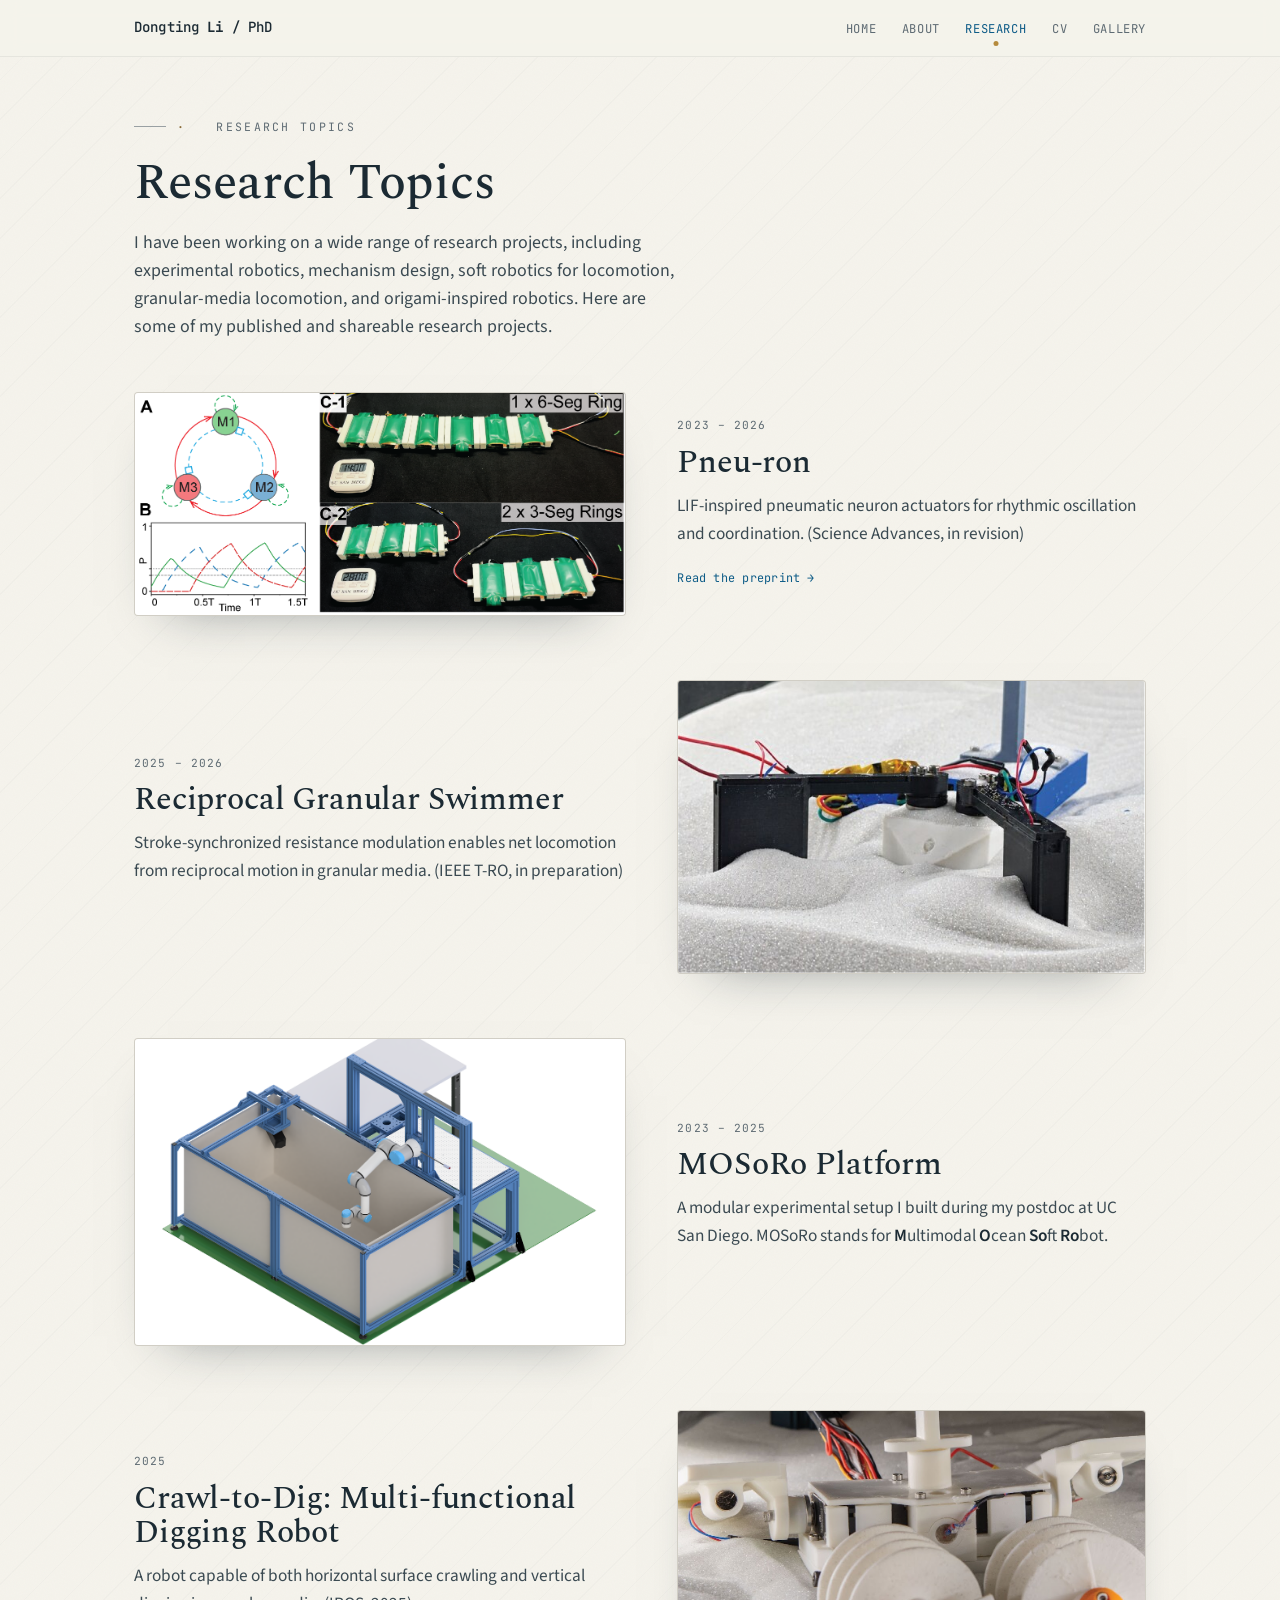
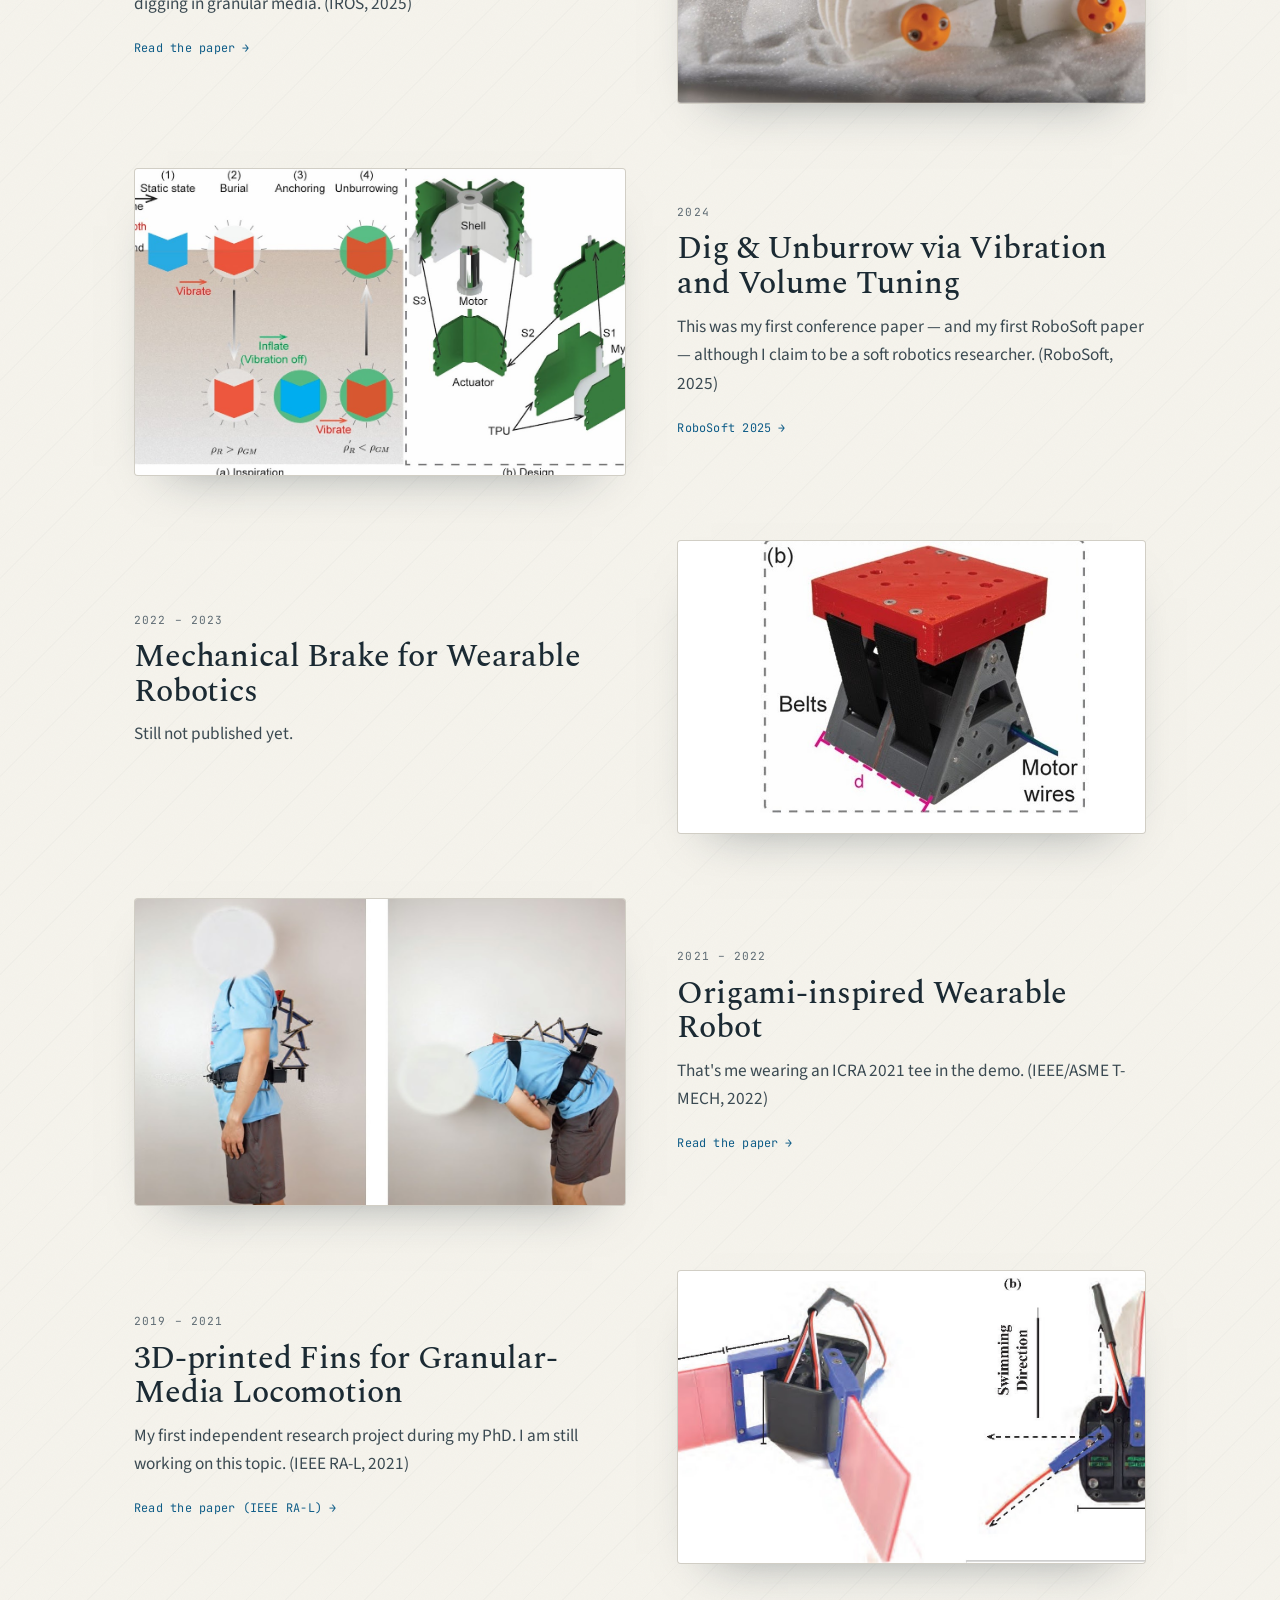
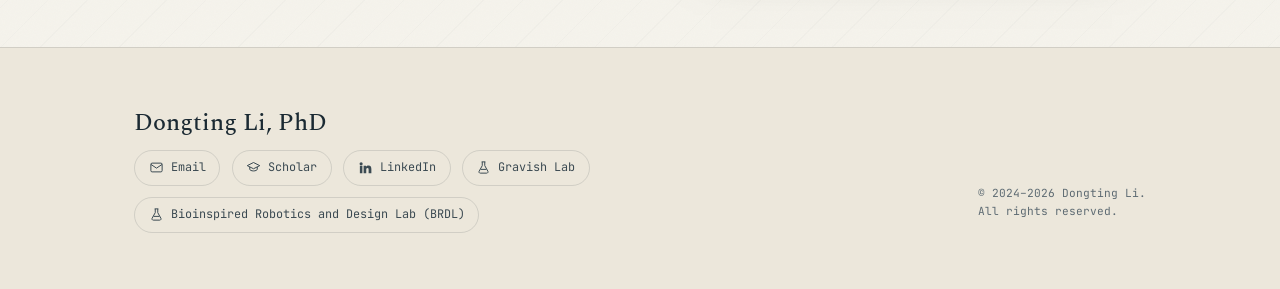
<file: research.html>
<!DOCTYPE html>
<html lang="en">
<head>
  <!-- Google tag (gtag.js) -->
  <script async src="https://www.googletagmanager.com/gtag/js?id=G-KDKG3YZ0SW"></script>
  <script>
    window.dataLayer = window.dataLayer || [];
    function gtag(){dataLayer.push(arguments);}
    gtag('js', new Date());
    gtag('config', 'G-KDKG3YZ0SW');
  </script>
  <meta charset="UTF-8" />
  <meta name="viewport" content="width=device-width, initial-scale=1.0" />
  <title>Research — Dongting Li, PhD</title>
  <meta name="description" content="Research projects by Dongting Li — soft robots, digging and burrowing robots, origami-inspired wearables, and granular-media locomotion." />
  <link rel="preconnect" href="https://fonts.googleapis.com" />
  <link rel="preconnect" href="https://fonts.gstatic.com" crossorigin />
  <link href="https://fonts.googleapis.com/css2?family=Spectral:wght@400;500;600&family=Source+Sans+3:wght@400;500;600&family=JetBrains+Mono:wght@400;500&display=swap" rel="stylesheet" />
  <link rel="stylesheet" href="css/style.css" />
  <link rel="icon" href="data:image/svg+xml,%3Csvg xmlns='http://www.w3.org/2000/svg' viewBox='0 0 512 512'%3E%3Crect width='512' height='512' fill='%231c2b36'/%3E%3Ctext x='256' y='356' font-family='Arial,Helvetica,sans-serif' font-size='300' font-weight='600' fill='%23b08d4f' text-anchor='middle'%3EDL%3C/text%3E%3C/svg%3E" />
</head>
<body>
  <header class="nav">
    <div class="nav__inner">
      <a class="brand" href="index.html">Dongting&nbsp;<b>Li</b>&nbsp;/ PhD</a>
      <button class="nav__toggle" aria-expanded="false" aria-controls="menu">Menu</button>
      <nav>
        <ul class="nav__links" id="menu">
          <li><a href="index.html">Home</a></li>
          <li><a href="about.html">About</a></li>
          <li><a href="research.html" aria-current="page">Research</a></li>
          <li><a href="cv.html">CV</a></li>
          <li><a href="gallery.html">Gallery</a></li>
        </ul>
      </nav>
    </div>
  </header>

  <section class="section wrap">
    <div class="shead reveal">
      <p class="eyebrow"><span class="num">·</span>&nbsp;&nbsp;Research topics</p>
      <h1 class="h-lg">Research Topics</h1>
      <p class="lede" style="margin-top:1.2rem">
        I have been working on a wide range of research projects, including experimental robotics, mechanism design, soft robotics for locomotion, granular-media locomotion, and origami-inspired robotics. Here are some of my published and shareable research projects.
      </p>
    </div>

    <div class="projects">

      <!-- 1 -->
      <article class="project reveal">
        <div class="project__media project__media--contain"><img src="assets/research/pneu-ron.png" alt="Pneu-ron pneumatic neuron network with rhythmic oscillation diagrams and modular soft actuator prototypes" /></div>
        <div>
          <span class="project__span">2023 – 2026</span>
          <h2 class="h-md project__title">Pneu-ron</h2>
          <p class="project__desc">
            LIF-inspired pneumatic neuron actuators for rhythmic oscillation and coordination. (Science Advances, in revision)
          </p>
          <a class="project__more" href="https://arxiv.org/abs/2609.12258" target="_blank" rel="noopener">Read the preprint</a>
        </div>
      </article>

      <!-- 2 -->
      <article class="project reveal">
        <div class="project__media"><img src="assets/research/granular-swimmer.jpg" alt="Reciprocal granular swimmer robot partly buried in sand" /></div>
        <div>
          <span class="project__span">2025 – 2026</span>
          <h2 class="h-md project__title">Reciprocal Granular Swimmer</h2>
          <p class="project__desc">
            Stroke-synchronized resistance modulation enables net locomotion from reciprocal motion in granular media. (IEEE T-RO, in preparation)
          </p>
        </div>
      </article>

      <!-- 3 -->
      <article class="project reveal">
        <div class="project__media"><img src="assets/research/mosoro.jpg" alt="MOSoRo — Multimodal Ocean Soft Robot platform: test tank with a robotic arm" /></div>
        <div>
          <span class="project__span">2023 – 2025</span>
          <h2 class="h-md project__title">MOSoRo Platform</h2>
          <p class="project__desc">
            A modular experimental setup I built during my postdoc at UC San Diego.
            MOSoRo stands for <strong>M</strong>ultimodal <strong>O</strong>cean <strong>So</strong>ft <strong>Ro</strong>bot.
          </p>
        </div>
      </article>

      <!-- 4 -->
      <article class="project reveal">
        <div class="project__media"><img src="assets/research/crawl-dig.jpg" alt="Multi-functional crawling and digging robot in granular media" /></div>
        <div>
          <span class="project__span">2025</span>
          <h2 class="h-md project__title">Crawl-to-Dig: Multi-functional Digging Robot</h2>
          <p class="project__desc">
            A robot capable of both horizontal surface crawling and vertical digging in granular media. (IROS, 2025)
          </p>
          <a class="project__more" href="https://ieeexplore.ieee.org/document/11020920" target="_blank" rel="noopener">Read the paper</a>
        </div>
      </article>

      <!-- 5 -->
      <article class="project reveal">
        <div class="project__media"><img src="assets/research/unburrow.jpg" alt="Diagram of digging and unburrowing via vibration and volume tuning" /></div>
        <div>
          <span class="project__span">2024</span>
          <h2 class="h-md project__title">Dig &amp; Unburrow via Vibration and Volume Tuning</h2>
          <p class="project__desc">
            This was my first conference paper — and my first RoboSoft paper — although I claim to be a soft robotics researcher. (RoboSoft, 2025)
          </p>
          <a class="project__more" href="https://robosoft2025.org" target="_blank" rel="noopener">RoboSoft 2025</a>
        </div>
      </article>

      <!-- 6 -->
      <article class="project reveal">
        <div class="project__media"><img src="assets/research/brake.jpg" alt="Mechanical brake mechanism with belts and motor" /></div>
        <div>
          <span class="project__span">2022 – 2023</span>
          <h2 class="h-md project__title">Mechanical Brake for Wearable Robotics</h2>
          <p class="project__desc">
            Still not published yet.
          </p>
        </div>
      </article>

      <!-- 7 -->
      <article class="project reveal">
        <div class="project__media"><img src="assets/research/wearable.jpg" alt="Origami-inspired wearable robot worn for trunk support" /></div>
        <div>
          <span class="project__span">2021 – 2022</span>
          <h2 class="h-md project__title">Origami-inspired Wearable Robot</h2>
          <p class="project__desc">
            That's me wearing an ICRA 2021 tee in the demo. (IEEE/ASME T-MECH, 2022)
          </p>
          <a class="project__more" href="https://ieeexplore.ieee.org/document/9951393/" target="_blank" rel="noopener">Read the paper</a>
        </div>
      </article>

      <!-- 8 -->
      <article class="project reveal">
        <div class="project__media"><img src="assets/research/fin.jpg" alt="3D-printed compliant fin for locomotion in granular media" /></div>
        <div>
          <span class="project__span">2019 – 2021</span>
          <h2 class="h-md project__title">3D-printed Fins for Granular-Media Locomotion</h2>
          <p class="project__desc">
            My first independent research project during my PhD. I am still working on this topic. (IEEE RA-L, 2021)
          </p>
          <a class="project__more" href="https://ieeexplore.ieee.org/abstract/document/9444211/" target="_blank" rel="noopener">Read the paper (IEEE RA-L)</a>
        </div>
      </article>

    </div>
  </section>

  <footer class="footer">
    <div class="footer__inner">
      <div class="reveal">
        <p class="footer__name">Dongting Li, PhD</p>
        <div class="footer__links">
          <a href="mailto:dongtingli@ucsd.edu"><svg viewBox="0 0 24 24" fill="none" stroke="currentColor" stroke-width="1.6"><rect x="3" y="5" width="18" height="14" rx="2"/><path d="m3 7 9 6 9-6"/></svg>Email</a>
          <a href="https://scholar.google.com/citations?user=bqOnpFgAAAAJ&hl=en" target="_blank" rel="noopener"><svg viewBox="0 0 24 24" fill="none" stroke="currentColor" stroke-width="1.6"><path d="M12 4 2 9l10 5 10-5-10-5Z"/><path d="M6 11v4c0 1 2.7 2.5 6 2.5s6-1.5 6-2.5v-4"/></svg>Scholar</a>
          <a href="https://www.linkedin.com/in/dongtingli/" target="_blank" rel="noopener"><svg viewBox="0 0 24 24" fill="currentColor"><path d="M4.98 3.5A2.5 2.5 0 1 0 5 8.5a2.5 2.5 0 0 0 0-5ZM3 9h4v12H3V9Zm6 0h3.8v1.7h.05c.53-1 1.83-2.05 3.77-2.05 4.03 0 4.78 2.65 4.78 6.1V21H17v-5.3c0-1.26-.02-2.9-1.77-2.9-1.77 0-2.04 1.38-2.04 2.8V21H9V9Z"/></svg>LinkedIn</a>
          <a href="http://gravishlab.ucsd.edu/" target="_blank" rel="noopener"><svg viewBox="0 0 24 24" fill="none" stroke="currentColor" stroke-width="1.6"><path d="M9 3h6M10 3v6l-5 9a2 2 0 0 0 1.8 3h10.4A2 2 0 0 0 19 18l-5-9V3"/><path d="M7.5 15h9"/></svg>Gravish Lab</a>
          <a href="https://sites.google.com/eng.ucsd.edu/bioinspired/" target="_blank" rel="noopener"><svg viewBox="0 0 24 24" fill="none" stroke="currentColor" stroke-width="1.6"><path d="M9 3h6M10 3v6l-5 9a2 2 0 0 0 1.8 3h10.4A2 2 0 0 0 19 18l-5-9V3"/><path d="M7.5 15h9"/></svg>Bioinspired Robotics and Design Lab (BRDL)</a>
        </div>
      </div>
      <p class="footer__meta">© 2024–2026 Dongting Li.<br />All rights reserved.</p>
    </div>
  </footer>

  <script src="js/main.js"></script>
</body>
</html>
</file>
<file: css/style.css>
/* =========================================================================
   Dongting Li — personal academic site
   Palette (五行 金水土 · 忌木火):
     纸白 paper · 砂岩 sandstone · 玄墨 ink · 石墨 graphite
     靛青 indigo (interaction only) · 鎏金 gold (rare accent) · 雾蓝 mist
   Type: Spectral (display) · Source Sans 3 (body) · JetBrains Mono (meta)
   ========================================================================= */

:root {
  --paper:      #f5f3ec;   /* 纸白 — warm paper, softer than #fff        */
  --sand:       #ece7db;   /* 砂岩 — section breathing layer             */
  --ink:        #1b2a33;   /* 玄墨 — water-tinged blue-black text        */
  --ink-soft:   #3b4a52;   /* softened ink for body copy                */
  --graphite:   #5e6b73;   /* 石墨 — dates, venues, captions            */
  --indigo:     #0e5c87;   /* 靛青 — the ONLY interactive color         */
  --indigo-deep:#0a4a6d;
  --gold:       #b58a3c;   /* 鎏金 — decorative accent, used sparingly  */
  --gold-ink:   #8a6b38;   /* legible gold for hover text               */
  --mist:       #dbe6ec;   /* 雾蓝 — highlight / quote background        */
  --line:       rgba(27, 42, 51, 0.13);
  --line-soft:  rgba(27, 42, 51, 0.07);
  --fold:       rgba(27, 42, 51, 0.020);
  --nav-bg:     rgba(245, 243, 236, 0.82);
  --shadow:     rgba(27, 42, 51, 0.50);

  --maxw: 1140px;
  --gut: clamp(1.25rem, 5vw, 4rem);

  --f-display: "Spectral", Georgia, "Times New Roman", serif;
  --f-body: "Source Sans 3", -apple-system, BlinkMacSystemFont, system-ui, sans-serif;
  --f-mono: "JetBrains Mono", "SFMono-Regular", Consolas, monospace;
  --f-fangsong: "STFangsong", "STFangSong", "FangSong", "仿宋", "FangSong_GB2312", "KaiTi", serif;

  --ease: cubic-bezier(0.22, 1, 0.36, 1);
}

@media (prefers-color-scheme: dark) {
  :root {
    --paper:      #141d24;   /* deep water blue base, not pure black */
    --sand:       #1b2833;
    --ink:        #e8e6e0;   /* warm gray-white */
    --ink-soft:   #c4c8c9;
    --graphite:   #93a1a8;
    --indigo:     #6b9bbf;   /* brightened */
    --indigo-deep:#8fb7d4;
    --gold:       #c6a24e;
    --gold-ink:   #d4b46a;
    --mist:       #1f303b;
    --line:       rgba(232, 230, 224, 0.15);
    --line-soft:  rgba(232, 230, 224, 0.07);
    --fold:       rgba(232, 230, 224, 0.028);
    --nav-bg:     rgba(20, 29, 36, 0.82);
    --shadow:     rgba(0, 0, 0, 0.6);
  }
}

/* ----- Reset-ish ----- */
* { box-sizing: border-box; }
html { scroll-behavior: smooth; -webkit-text-size-adjust: 100%; }
body {
  margin: 0;
  background-color: var(--paper);
  background-image:
    repeating-linear-gradient(135deg, var(--fold) 0 1px, transparent 1px 28px),
    url("data:image/svg+xml,%3Csvg xmlns='http://www.w3.org/2000/svg' width='140' height='140'%3E%3Cfilter id='n'%3E%3CfeTurbulence type='fractalNoise' baseFrequency='0.9' numOctaves='2' stitchTiles='stitch'/%3E%3C/filter%3E%3Crect width='100%25' height='100%25' filter='url(%23n)' opacity='0.022'/%3E%3C/svg%3E");
  color: var(--ink);
  font-family: var(--f-body);
  font-size: clamp(1rem, 0.5vw + 0.92rem, 1.08rem);
  line-height: 1.65;
  font-weight: 400;
  -webkit-font-smoothing: antialiased;
  text-rendering: optimizeLegibility;
}

img { max-width: 100%; display: block; }
a { color: inherit; }

::selection { background: var(--indigo); color: #fff; }

/* ----- Layout helpers ----- */
.wrap { max-width: var(--maxw); margin-inline: auto; padding-inline: var(--gut); }
.section { padding-block: clamp(1.75rem, 4vw, 3.5rem); }
.section--tight { padding-block: clamp(1.25rem, 3vw, 2.5rem); }

/* ----- Typography ----- */
h1, h2, h3, h4 { font-family: var(--f-display); font-weight: 500; line-height: 1.08; letter-spacing: -0.005em; margin: 0; color: var(--ink); }
.h-xl { font-size: clamp(2.7rem, 7vw, 5rem); font-weight: 500; }
.h-lg { font-size: clamp(2rem, 4.5vw, 3.1rem); }
.h-md { font-size: clamp(1.45rem, 3vw, 2rem); }
p { margin: 0 0 1.1em; max-width: 66ch; }
strong { font-weight: 600; color: var(--ink); }
em { font-style: italic; }

.eyebrow {
  font-family: var(--f-mono);
  font-size: 0.72rem;
  letter-spacing: 0.2em;
  text-transform: uppercase;
  color: var(--graphite);
  display: inline-flex;
  align-items: center;
  gap: 0.7rem;
  margin: 0 0 1.3rem;
}
.eyebrow::before {
  content: "";
  width: 2rem; height: 1px;
  background: var(--graphite);
  opacity: 0.6;
  display: inline-block;
}
.eyebrow .num { color: var(--gold-ink); font-weight: 500; }

.lede { font-size: clamp(1.12rem, 1.3vw, 1.35rem); color: var(--ink-soft); line-height: 1.55; }

/* ----- Inline links (content) — 靛青 ----- */
.link {
  color: var(--indigo);
  text-decoration: none;
  background-image: linear-gradient(currentColor, currentColor);
  background-size: 100% 1px;
  background-repeat: no-repeat;
  background-position: 0 100%;
  transition: color 0.2s, background-size 0.35s var(--ease);
  padding-bottom: 1px;
}
.link:hover { color: var(--gold-ink); background-size: 0 1px; }

/* =========================================================================
   Navigation
   ========================================================================= */
.nav {
  position: sticky; top: 0; z-index: 50;
  backdrop-filter: saturate(140%) blur(10px);
  background: var(--nav-bg);
  border-bottom: 1px solid var(--line-soft);
}
.nav__inner {
  max-width: var(--maxw); margin-inline: auto;
  padding: 0.85rem var(--gut);
  display: flex; align-items: center; justify-content: space-between; gap: 1rem;
}
.brand {
  font-family: var(--f-mono);
  font-size: 0.88rem; letter-spacing: 0.01em; text-decoration: none;
  color: var(--ink); font-weight: 500; white-space: nowrap;
}
.brand b { color: var(--ink); font-weight: 700; }
.nav__links { display: flex; align-items: center; gap: clamp(0.6rem, 2vw, 2rem); list-style: none; margin: 0; padding: 0; }
.nav__links a {
  font-family: var(--f-mono);
  font-size: 0.76rem; letter-spacing: 0.05em; text-transform: uppercase;
  text-decoration: none; color: var(--graphite);
  padding: 0.35rem 0; position: relative;
  transition: color 0.2s;
}
.nav__links a::after {
  content: ""; position: absolute; left: 0; bottom: -1px; height: 1.5px; width: 0;
  background: var(--indigo); transition: width 0.3s var(--ease);
}
.nav__links a:hover { color: var(--ink); }
.nav__links a:hover::after { width: 100%; }
.nav__links a[aria-current="page"] { color: var(--indigo); }
.nav__links a[aria-current="page"]::after {
  width: 5px; height: 5px; border-radius: 50%; left: 50%; bottom: -4px;
  transform: translateX(-50%); background: var(--gold);
}

.nav__toggle {
  display: none; background: none; border: 1px solid var(--line);
  border-radius: 6px; padding: 0.4rem 0.55rem; cursor: pointer; color: var(--ink);
  font-family: var(--f-mono); font-size: 0.73rem;
}

@media (max-width: 680px) {
  .nav__toggle { display: inline-block; }
  .nav__links {
    position: absolute; top: 100%; right: var(--gut); left: var(--gut);
    flex-direction: column; align-items: flex-start; gap: 0;
    background: var(--sand); border: 1px solid var(--line);
    border-radius: 10px; padding: 0.4rem;
    box-shadow: 0 20px 40px -20px var(--shadow);
    transform-origin: top; transform: scaleY(0); opacity: 0;
    transition: transform 0.25s var(--ease), opacity 0.2s;
  }
  .nav__links.open { transform: scaleY(1); opacity: 1; }
  .nav__links a { width: 100%; padding: 0.7rem 0.6rem; font-size: 0.82rem; }
  .nav__links a::after { display: none; }
}

/* =========================================================================
   Hero
   ========================================================================= */
.hero { padding-top: clamp(2.5rem, 6vw, 5rem); padding-bottom: clamp(2.5rem, 6vw, 5rem); }
.hero__grid {
  display: grid; gap: clamp(2rem, 5vw, 4.5rem);
  grid-template-columns: 1.35fr 1fr; align-items: center;
}
.hero__title { margin-bottom: 1.3rem; }
.hero__title::after {
  content: ""; display: block; width: 64px; height: 3px;
  background: var(--gold); border-radius: 2px; margin-top: 1.3rem;
}
.hero__title .zh { font-size: 0.42em; color: var(--graphite); font-family: var(--f-fangsong); font-weight: 400; letter-spacing: 0.06em; white-space: nowrap; }
.fs { font-family: var(--f-fangsong); font-style: normal; }
.hero__role {
  font-family: var(--f-mono); font-size: 0.8rem; letter-spacing: 0.02em;
  color: var(--graphite); margin-bottom: 1.6rem; line-height: 1.8;
}
.hero__role b { color: var(--ink); font-weight: 600; }

/* portrait frame with gold offset */
.portrait {
  position: relative; align-self: center; justify-self: end;
  max-width: 340px; width: 100%;
}
.portrait__img {
  width: 100%; aspect-ratio: 4/5; object-fit: cover;
  border-radius: 3px;
  box-shadow: 0 30px 60px -30px var(--shadow);
  filter: saturate(1.01);
}
.portrait::before {
  content: ""; position: absolute; inset: 14px -14px -14px 14px;
  border: 1px solid var(--gold); border-radius: 3px; z-index: -1;
}
.portrait__tag {
  position: absolute; bottom: -0.8rem; left: -0.8rem;
  background: var(--ink); color: var(--paper);
  font-family: var(--f-mono); font-size: 0.66rem; letter-spacing: 0.08em;
  padding: 0.35rem 0.7rem; text-transform: uppercase; border-radius: 2px;
}

/* quick contact row */
.contacts { display: flex; flex-wrap: wrap; gap: 0.6rem 0.7rem; margin-top: 2rem; }
.chip {
  display: inline-flex; align-items: center; gap: 0.5rem;
  font-family: var(--f-mono); font-size: 0.74rem; letter-spacing: 0.01em;
  text-decoration: none; color: var(--ink);
  border: 1px solid var(--line); border-radius: 100px;
  padding: 0.5rem 0.95rem; background: var(--sand);
  transition: transform 0.2s var(--ease), border-color 0.2s, color 0.2s;
}
.chip:hover { transform: translateY(-2px); border-color: var(--indigo); color: var(--indigo); }
.chip svg { width: 15px; height: 15px; }

@media (max-width: 820px) {
  .hero__grid { grid-template-columns: 1fr; }
  .portrait { justify-self: start; order: -1; max-width: 260px; }
}

/* =========================================================================
   Section header block
   ========================================================================= */
.shead { margin-bottom: clamp(2rem, 4vw, 3.2rem); max-width: 60ch; }

/* =========================================================================
   Student interest callout
   ========================================================================= */
.student-callout {
  background: var(--mist); border-left: 3px solid var(--indigo);
  border-radius: 0 6px 6px 0; padding: 1rem 1.1rem;
  margin-bottom: clamp(2rem, 4vw, 3.2rem);
}
.student-callout p { margin: 0; max-width: 66ch; color: var(--ink-soft); }
.student-callout strong { color: var(--ink); }

/* =========================================================================
   News / timeline
   ========================================================================= */
.news { display: grid; gap: 0; }
.news__year {
  display: grid; grid-template-columns: 6rem 1fr; gap: clamp(1rem, 3vw, 2.5rem);
  padding-block: 1.6rem; border-top: 1px solid var(--line);
}
.news__year:last-child { border-bottom: 1px solid var(--line); }
.news__yr {
  font-family: var(--f-display); font-size: clamp(1.6rem, 3vw, 2.2rem); font-weight: 500;
  color: var(--ink); line-height: 1;
}
.news__items { list-style: none; margin: 0; padding: 0; display: grid; gap: 1.05rem; }
.news__items li { display: grid; grid-template-columns: 5.2rem 1fr; gap: 1rem; align-items: baseline; }
.news__date {
  font-family: var(--f-mono); font-size: 0.7rem; letter-spacing: 0.02em;
  color: var(--graphite); text-transform: uppercase; padding-top: 0.15rem;
}
.news__body { margin: 0; max-width: 62ch; color: var(--ink-soft); }
.news__body strong { color: var(--ink); }
/* 雾蓝 highlight for a featured item */
.news__hi {
  background: var(--mist); border-left: 3px solid var(--indigo);
  border-radius: 0 6px 6px 0; padding: 0.9rem 1.1rem !important;
  margin-left: -0.4rem;
}
.news__hi .news__date { padding-top: 0; }
@media (max-width: 560px) {
  .news__year { grid-template-columns: 1fr; gap: 0.9rem; }
  .news__items li { grid-template-columns: 1fr; gap: 0.15rem; }
}

/* =========================================================================
   Research projects
   ========================================================================= */
.projects { display: grid; gap: clamp(2.5rem, 5vw, 4.5rem); }
.project {
  display: grid; grid-template-columns: 1.05fr 1fr; gap: clamp(1.5rem, 4vw, 3.5rem);
  align-items: center;
}
.project:nth-child(even) .project__media { order: 2; }
.project__media {
  position: relative; border-radius: 4px; overflow: hidden;
  background: var(--sand); border: 1px solid var(--line);
  box-shadow: 0 24px 50px -34px var(--shadow);
}
.project__media img { width: 100%; aspect-ratio: 16/10; object-fit: cover; transition: transform 0.7s var(--ease); }
.project:hover .project__media img { transform: scale(1.035); }
.project__media--contain img { display: block; aspect-ratio: auto; object-fit: contain; }
.project:hover .project__media--contain img { transform: none; }
.project__media--empty {
  aspect-ratio: 16/10; display: grid; place-items: center;
  background:
    repeating-linear-gradient(45deg, var(--line-soft) 0 1px, transparent 1px 12px), var(--sand);
}
.project__media--empty span {
  font-family: var(--f-mono); font-size: 0.7rem; letter-spacing: 0.08em;
  text-transform: uppercase; color: var(--graphite);
  border: 1px dashed var(--line); border-radius: 100px; padding: 0.4rem 0.9rem; background: var(--paper);
}
.project__span {
  font-family: var(--f-mono); font-size: 0.7rem; letter-spacing: 0.1em;
  text-transform: uppercase; color: var(--graphite); margin-bottom: 0.7rem; display: block;
}
.project__title { margin-bottom: 0.7rem; }
.project__desc { color: var(--ink-soft); margin-bottom: 0.9rem; }
.project__more {
  font-family: var(--f-mono); font-size: 0.74rem; letter-spacing: 0.02em;
  text-decoration: none; color: var(--indigo); display: inline-flex; gap: 0.4rem; align-items: center;
  transition: color 0.2s;
}
.project__more::after { content: "→"; transition: transform 0.25s var(--ease); }
.project__more:hover { color: var(--gold-ink); }
.project__more:hover::after { transform: translateX(4px); }
@media (max-width: 780px) {
  .project { grid-template-columns: 1fr; gap: 1.3rem; }
  .project:nth-child(even) .project__media { order: 0; }
}

/* =========================================================================
   About page
   ========================================================================= */
.about__grid { display: grid; grid-template-columns: 1fr 1.4fr; gap: clamp(2rem, 5vw, 4rem); align-items: start; }
.about__media { position: relative; }
.about__media img { width: 100%; border-radius: 4px; box-shadow: 0 26px 55px -34px var(--shadow); }
.about__card {
  background: var(--sand); border: 1px solid var(--line); border-radius: 6px;
  padding: 1.4rem 1.5rem; margin-top: 1.2rem;
}
.about__card h4 { font-family: var(--f-mono); font-size: 0.7rem; letter-spacing: 0.13em; text-transform: uppercase; color: var(--graphite); margin-bottom: 0.8rem; font-weight: 500; }
.factlist { list-style: none; margin: 0; padding: 0; display: grid; gap: 0.7rem; }
.factlist li { display: grid; grid-template-columns: 1.2rem 1fr; gap: 0.6rem; font-size: 0.95rem; color: var(--ink-soft); }
.factlist li span:first-child { color: var(--gold-ink); }
.factlist li b { color: var(--ink); font-weight: 600; }
.interests { display: flex; flex-wrap: wrap; gap: 0.5rem; margin-top: 1.4rem; }
.tag {
  font-family: var(--f-mono); font-size: 0.7rem; letter-spacing: 0.01em;
  border: 1px solid var(--line); border-radius: 100px; padding: 0.35rem 0.85rem; color: var(--ink-soft);
}

@media (max-width: 780px) { .about__grid { grid-template-columns: 1fr; } }

/* =========================================================================
   CV page
   ========================================================================= */
.cv { display: grid; gap: clamp(2.4rem, 5vw, 3.6rem); }
.cv__block { display: grid; grid-template-columns: 12rem 1fr; gap: clamp(1rem, 3vw, 2.5rem); }
.cv__label {
  font-family: var(--f-mono); font-size: 0.73rem; letter-spacing: 0.12em;
  text-transform: uppercase; color: var(--ink); padding-top: 0.35rem; font-weight: 500;
  align-self: start; position: sticky; top: 5rem;
}
.cv__label::before {
  content: ""; display: block; width: 22px; height: 2px; background: var(--gold);
  margin-bottom: 0.6rem;
}
.cv__items { display: grid; gap: 1.4rem; margin: 0; padding: 0; }
.entry { display: grid; gap: 0.15rem; }
.entry__top { display: flex; flex-wrap: wrap; justify-content: space-between; gap: 0.4rem 1rem; align-items: baseline; }
.entry__role { font-family: var(--f-display); font-size: 1.2rem; font-weight: 500; color: var(--ink); }
.entry__when { font-family: var(--f-mono); font-size: 0.72rem; color: var(--graphite); letter-spacing: 0.01em; white-space: nowrap; }
.entry__meta { color: var(--ink-soft); font-size: 0.95rem; }
.entry__note { color: var(--graphite); font-size: 0.9rem; }

/* publications */
.pubs { list-style: none; margin: 0; padding: 0; display: grid; gap: 0.2rem; }
.pubs li {
  display: grid; grid-template-columns: 3.2rem 1fr; gap: 0.6rem;
  padding: 0.85rem 0.6rem; border-radius: 5px;
  border-bottom: 1px solid var(--line-soft);
  transition: background 0.25s;
}
.pubs li:hover { background: var(--sand); }
.pubs .tagcol { font-family: var(--f-mono); font-size: 0.7rem; color: var(--graphite); padding-top: 0.2rem; letter-spacing: 0.02em; }
.pubs .cite { margin: 0; color: var(--ink-soft); font-size: 0.96rem; line-height: 1.5; max-width: none; }
.pubs .cite b { color: var(--ink); }
.pubs .cite .venue { font-style: italic; color: var(--ink); }
.pubs .cite .status { color: var(--graphite); font-family: var(--f-mono); font-size: 0.76rem; }

@media (max-width: 680px) {
  .cv__block { grid-template-columns: 1fr; gap: 0.9rem; }
  .cv__label { position: static; }
}
.simple { list-style: none; margin: 0; padding: 0; display: grid; gap: 0.6rem; }
.simple li { display: grid; grid-template-columns: 1fr auto; gap: 0.5rem 1rem; align-items: baseline; padding-bottom: 0.5rem; border-bottom: 1px solid var(--line-soft); color: var(--ink-soft); }
.simple li span { font-family: var(--f-mono); font-size: 0.7rem; color: var(--graphite); white-space: nowrap; }

/* =========================================================================
   Gallery
   ========================================================================= */
.gallery { columns: 3 260px; column-gap: 1rem; }
.gitem {
  break-inside: avoid; margin-bottom: 1rem; position: relative;
  border-radius: 4px; overflow: hidden; background: var(--sand);
  border: 1px solid var(--line); cursor: default;
}
.gitem img { width: 100%; transition: transform 0.7s var(--ease); }
.gitem:hover img { transform: scale(1.05); }
.gitem figcaption {
  position: absolute; inset: auto 0 0 0;
  padding: 1.6rem 0.9rem 0.75rem; margin: 0;
  font-family: var(--f-mono); font-size: 0.7rem; line-height: 1.45; letter-spacing: 0.005em;
  color: #fff;
  background: linear-gradient(transparent, rgba(10, 15, 20, 0.86));
  transform: translateY(0.6rem); opacity: 0;
  transition: transform 0.4s var(--ease), opacity 0.35s;
}
.gitem:hover figcaption, .gitem:focus-within figcaption { transform: translateY(0); opacity: 1; }
@media (hover: none) {
  .gitem figcaption { transform: none; opacity: 1; }
}

/* =========================================================================
   Footer
   ========================================================================= */
.footer { border-top: 1px solid var(--line); margin-top: 2rem; background: var(--sand); }
.footer__inner {
  max-width: var(--maxw); margin-inline: auto; padding: clamp(2.5rem, 5vw, 3.5rem) var(--gut);
  display: grid; grid-template-columns: 1fr auto; gap: 1.5rem 2rem; align-items: end;
}
.footer__name { font-family: var(--f-display); font-size: 1.5rem; font-weight: 500; margin-bottom: 0.4rem; }
.footer__links { display: flex; flex-wrap: wrap; gap: 0.7rem; }
.footer__links a {
  display: inline-flex; align-items: center; gap: 0.45rem;
  font-family: var(--f-mono); font-size: 0.74rem; text-decoration: none; color: var(--ink-soft);
  border: 1px solid var(--line); border-radius: 100px; padding: 0.45rem 0.85rem;
  transition: color 0.2s, border-color 0.2s, transform 0.2s var(--ease);
}
.footer__links a:hover { color: var(--indigo); border-color: var(--indigo); transform: translateY(-2px); }
.footer__links svg { width: 15px; height: 15px; }
.footer__meta { font-family: var(--f-mono); font-size: 0.7rem; color: var(--graphite); }
@media (max-width: 620px) { .footer__inner { grid-template-columns: 1fr; align-items: start; } }

/* =========================================================================
   Scroll reveal
   ========================================================================= */
.reveal { opacity: 0; transform: translateY(22px); transition: opacity 0.7s var(--ease), transform 0.7s var(--ease); }
.reveal.in { opacity: 1; transform: none; }
@media (prefers-reduced-motion: reduce) {
  * { animation: none !important; transition: none !important; scroll-behavior: auto !important; }
  .reveal { opacity: 1; transform: none; }
}

/* utilities */
.divider { height: 1px; background: var(--line); border: 0; margin: 0; }
.center { text-align: center; }
.mt-0 { margin-top: 0; }

/* =========================================================================
   Homepage refresh: research statement, selected research, earlier news
   ========================================================================= */
.hero__lede {
  font-size: clamp(1.15rem, 1.4vw, 1.4rem); line-height: 1.5; color: var(--ink);
  max-width: 34em; margin-bottom: 1.4rem;
}
.shead--row { max-width: none; display: flex; flex-wrap: wrap; justify-content: space-between; align-items: flex-end; gap: 1rem 2rem; }
.highlights { display: grid; grid-template-columns: repeat(3, 1fr); gap: clamp(1.2rem, 2.5vw, 2rem); }
.hcard { display: flex; flex-direction: column; text-decoration: none; color: inherit; }
.hcard__media {
  border-radius: 4px; overflow: hidden; background: var(--sand);
  border: 1px solid var(--line); box-shadow: 0 24px 50px -34px var(--shadow);
  margin-bottom: 1rem;
}
.hcard__media img { width: 100%; aspect-ratio: 16/10; object-fit: cover; transition: transform 0.7s var(--ease); }
.hcard:hover .hcard__media img { transform: scale(1.035); }
.hcard__title { font-size: clamp(1.3rem, 2vw, 1.55rem); margin-bottom: 0.5rem; transition: color 0.2s; }
.hcard:hover .hcard__title { color: var(--indigo); }
.hcard__desc { color: var(--ink-soft); font-size: 0.98rem; margin-bottom: 0.8rem; }
.hcard__venue {
  margin-top: auto; align-self: flex-start;
  font-family: var(--f-mono); font-size: 0.7rem; letter-spacing: 0.01em; color: var(--ink-soft);
  border: 1px solid var(--line); border-radius: 100px; padding: 0.3rem 0.75rem;
}
@media (max-width: 860px) { .highlights { grid-template-columns: 1fr; gap: 2.2rem; } }

.news__more { border-top: 1px solid var(--line); }
.news__more > summary {
  list-style: none; cursor: pointer; padding-block: 1.2rem;
  font-family: var(--f-mono); font-size: 0.74rem; letter-spacing: 0.08em; text-transform: uppercase;
  color: var(--indigo); transition: color 0.2s;
}
.news__more > summary::-webkit-details-marker { display: none; }
.news__more > summary::after { content: " ↓"; }
.news__more[open] > summary::after { content: " ↑"; }
.news__more > summary:hover { color: var(--gold-ink); }
.news__more .news__year:first-of-type { border-top: 1px solid var(--line); }

.hcard__media--contain img { object-fit: contain; background: #fff; }
.hcard:hover .hcard__media--contain img { transform: none; }
.shead--row .project__more { margin-bottom: 0.6rem; }
.hero__market {
  background: var(--mist); border-left: 3px solid var(--indigo); border-radius: 0 6px 6px 0;
  padding: 0.7rem 1rem; margin: 0 0 0.4rem; max-width: 34em;
  font-size: 0.98rem; color: var(--ink-soft);
}
.hero__market strong { color: var(--ink); }
</file>
